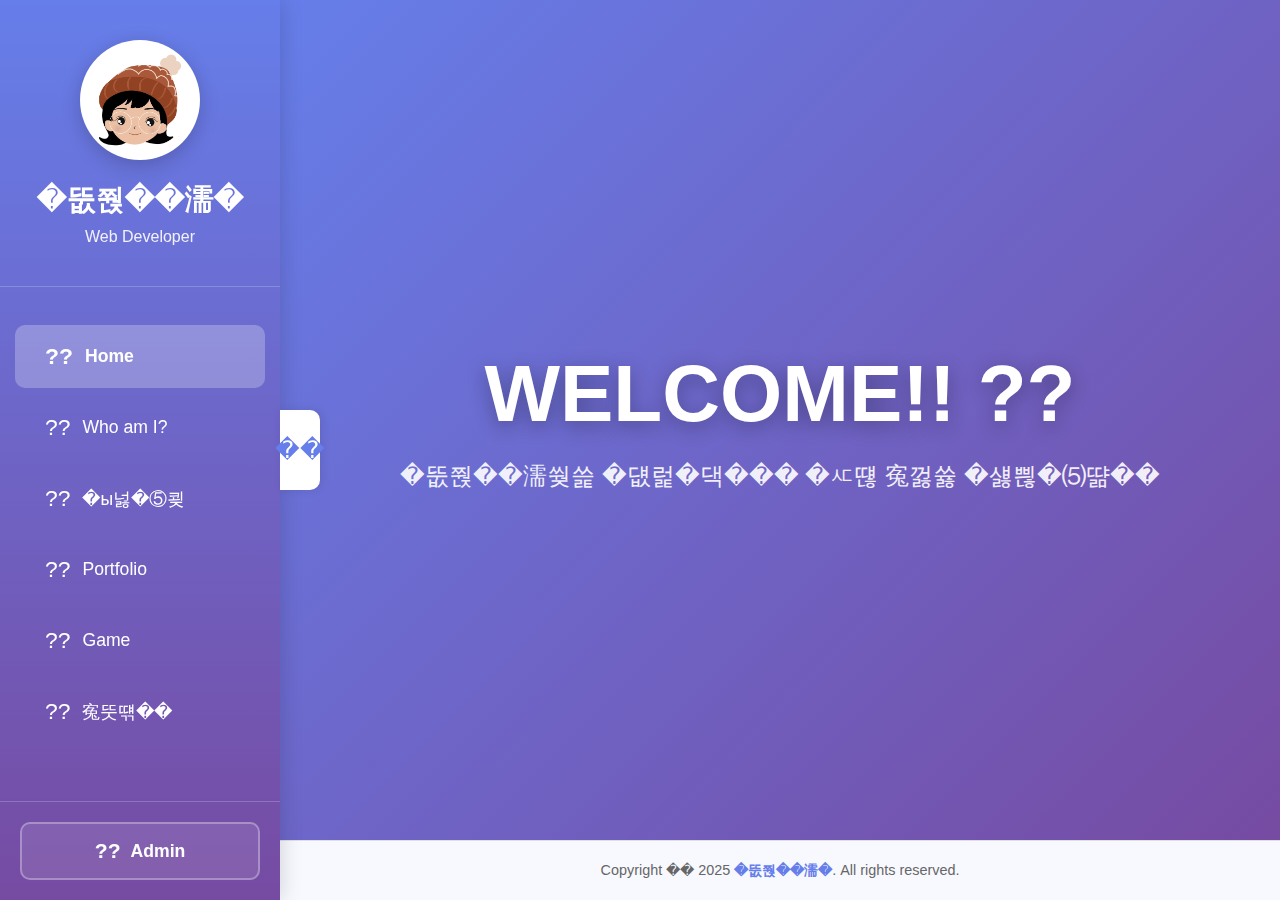
<file: index.html>
<!doctype html>
<html>
 <head>
 <meta charset="euc-kr">
    <meta name="viewport" content="width=device-width, initial-scale=1.0">
    <title>소망대로 - Personal Website</title>
    <style>
        * {
            margin: 0;
            padding: 0;
            box-sizing: border-box;
        }

        body {
            font-family: 'Segoe UI', Tahoma, Geneva, Verdana, sans-serif;
            background: #f5f5f5;
            height: 100vh;
            overflow: hidden;
        }

        .container {
            display: flex;
            height: 100vh;
        }

        /* 왼쪽 사이드바 */
        .sidebar {
            width: 280px;
            background: linear-gradient(180deg, #667eea 0%, #764ba2 100%);
            box-shadow: 2px 0 20px rgba(0,0,0,0.15);
            display: flex;
            flex-direction: column;
            z-index: 10;
            position: relative;
            transition: all 0.3s ease;
        }

        .sidebar.collapsed {
            width: 0;
            min-width: 0;
        }

        .sidebar.collapsed > *:not(.toggle-sidebar) {
            display: none;
        }

        .toggle-sidebar {
            position: absolute;
            right: -40px;
            top: 50%;
            transform: translateY(-50%);
            width: 40px;
            height: 80px;
            background: white;
            border: none;
            border-radius: 0 10px 10px 0;
            box-shadow: 2px 0 10px rgba(0,0,0,0.1);
            cursor: pointer;
            display: flex;
            align-items: center;
            justify-content: center;
            font-size: 1.5em;
            color: #667eea;
            transition: all 0.3s;
            z-index: 11;
        }

        .toggle-sidebar:hover {
            background: #f8f9ff;
            right: -42px;
        }

        .profile-section {
            padding: 40px 20px;
            text-align: center;
            color: white;
            border-bottom: 1px solid rgba(255,255,255,0.2);
        }

        .profile-image {
            width: 120px;
            height: 120px;
            border-radius: 50%;
            background: white;
            margin: 0 auto 20px;
            display: flex;
            align-items: center;
            justify-content: center;
            font-size: 3em;
            box-shadow: 0 5px 20px rgba(0,0,0,0.2);
        }

        .profile-name {
            font-size: 1.8em;
            font-weight: 700;
            margin-bottom: 8px;
        }

        .profile-title {
            font-size: 1em;
            opacity: 0.9;
        }

        .menu {
            padding: 30px 0;
            flex: 1;
            overflow-y: auto;
        }

        .menu-item {
            padding: 18px 30px;
            margin: 8px 15px;
            color: white;
            cursor: pointer;
            transition: all 0.3s;
            border-radius: 10px;
            font-size: 1.1em;
            font-weight: 500;
            display: flex;
            align-items: center;
            gap: 12px;
        }

        .menu-item:hover {
            background: rgba(255,255,255,0.15);
            transform: translateX(5px);
        }

        .menu-item.active {
            background: rgba(255,255,255,0.25);
            font-weight: 600;
        }

        .menu-icon {
            font-size: 1.3em;
        }

        /* 오른쪽 메인 영역 */
        .main-content {
            flex: 1;
            display: flex;
            flex-direction: column;
            overflow: hidden;
            background: white;
        }

        .content-frame {
            flex: 1;
            border: none;
            width: 100%;
            height: 100%;
        }
        
        /* 하단 Admin 버튼 */
        .admin-footer {
            padding: 20px;
            border-top: 1px solid rgba(255,255,255,0.2);
        }

        .admin-btn-bottom {
            width: 100%;
            padding: 15px;
            background: rgba(255,255,255,0.1);
            border: 2px solid rgba(255,255,255,0.3);
            border-radius: 10px;
            color: white;
            font-size: 1.1em;
            font-weight: 600;
            cursor: pointer;
            transition: all 0.3s;
            display: flex;
            align-items: center;
            justify-content: center;
            gap: 10px;
        }

        .admin-btn-bottom:hover {
            background: rgba(255,255,255,0.2);
            border-color: rgba(255,255,255,0.5);
            transform: translateY(-2px);
        }

        .admin-icon {
            font-size: 1.2em;
        }
        
        /* 관리자 섹션 */
        .admin-section {
            margin-top: auto;
            padding-top: 20px;
            border-top: 1px solid rgba(255,255,255,0.2);
            display: none; /* 사용하지 않음 */
        }

        /* 푸터 */
        .footer {
            background: #f8f9ff;
            padding: 20px 50px;
            text-align: center;
            border-top: 1px solid #e0e0e0;
            color: #666;
            font-size: 0.9em;
        }

        .footer strong {
            color: #667eea;
        }
        
        /* 모달 스타일 */
        .modal-overlay {
            display: none;
            position: fixed;
            top: 0;
            left: 0;
            width: 100%;
            height: 100%;
            background: rgba(0,0,0,0.7);
            z-index: 2000;
            justify-content: center;
            align-items: center;
        }

        .modal-overlay.active {
            display: flex;
        }

        .modal-box {
            background: white;
            border-radius: 16px;
            padding: 40px;
            max-width: 400px;
            width: 90%;
            box-shadow: 0 10px 40px rgba(0,0,0,0.3);
        }

        .modal-title {
            font-size: 1.8em;
            font-weight: 700;
            margin-bottom: 10px;
            color: #667eea;
            text-align: center;
        }

        .modal-subtitle {
            font-size: 0.95em;
            color: #999;
            text-align: center;
            margin-bottom: 30px;
        }

        .modal-input {
            width: 100%;
            padding: 14px;
            border: 2px solid #ddd;
            border-radius: 8px;
            font-size: 1em;
            margin-bottom: 15px;
            font-family: 'Segoe UI', Tahoma, Geneva, Verdana, sans-serif;
        }

        .modal-input:focus {
            outline: none;
            border-color: #667eea;
        }

        .modal-buttons {
            display: flex;
            gap: 10px;
            margin-top: 20px;
        }

        .modal-btn {
            flex: 1;
            padding: 14px;
            border: none;
            border-radius: 8px;
            font-size: 1em;
            font-weight: 600;
            cursor: pointer;
            transition: all 0.3s;
        }

        .modal-btn-primary {
            background: #667eea;
            color: white;
        }

        .modal-btn-primary:hover {
            background: #5568d3;
        }

        .modal-btn-secondary {
            background: #e0e0e0;
            color: #666;
        }

        .modal-btn-secondary:hover {
            background: #d0d0d0;
        }

        .error-message {
            color: #e74c3c;
            font-size: 0.9em;
            margin-top: 10px;
            text-align: center;
            display: none;
        }

        .error-message.active {
            display: block;
        }

        /* 반응형 */
        @media (max-width: 768px) {
            .sidebar {
                width: 0;
            }

            .sidebar.collapsed {
                width: 0;
            }
        }
    </style>
</head>
<body>
    <div class="container">
        <!-- 왼쪽 사이드바 -->
        <div class="sidebar" id="sidebar">
            <button class="toggle-sidebar" id="toggleSidebar" onclick="toggleSidebar()">
                ◀
            </button>
            
            <div class="profile-section">
                <div class="profile-image"><img src="images/kisosa-09.png" style="width:100px"></div>
                <div class="profile-name">소망대로</div>
                <div class="profile-title">Web Developer</div>
            </div>

            <div class="menu">
                <div class="menu-item active" onclick="loadPage('welcome')">
                    <span class="menu-icon">??</span>
                    <span>Home</span>
                </div>
                <div class="menu-item" onclick="loadPage('whoami')">
                    <span class="menu-icon">??</span>
                    <span>Who am I?</span>
                </div>
                <div class="menu-item" onclick="loadPage('photo')">
                    <span class="menu-icon">??</span>
                    <span>포토앨범</span>
                </div>
                <div class="menu-item" onclick="loadPage('portfolio')">
                    <span class="menu-icon">??</span>
                    <span>Portfolio</span>
                </div>
                <div class="menu-item" onclick="loadPage('sadari')">
                    <span class="menu-icon">??</span>
                    <span>Game</span>
                </div>
                <div class="menu-item" onclick="loadPage('board')">
                    <span class="menu-icon">??</span>
                    <span>게시판</span>
                </div>
            </div>
            
            <!-- 하단 Admin 버튼 -->
            <div class="admin-footer">
                <button class="admin-btn-bottom" onclick="openAdminModal()">
                    <span class="admin-icon">??</span>
                    <span>Admin</span>
                </button>
            </div>
        </div>

        <!-- 오른쪽 메인 영역 -->
        <div class="main-content">
            <iframe id="contentFrame" class="content-frame" src="about:blank"></iframe>
            
            <!-- 푸터 -->
            <div class="footer">
                Copyright ⓒ 2025 <strong>소망대로</strong>. All rights reserved.
            </div>
        </div>
    </div>
    
    <!-- 관리자 로그인 모달 -->
    <div class="modal-overlay" id="adminModal">
        <div class="modal-box">
            <div class="modal-title">?? 관리자 로그인</div>
            <div class="modal-subtitle">관리자 계정으로 로그인하세요</div>
            
            <input type="text" class="modal-input" id="adminId" placeholder="아이디 입력">
            <input type="password" class="modal-input" id="adminPw" placeholder="비밀번호 입력">
            
            <div class="error-message" id="adminError">아이디 또는 비밀번호가 일치하지 않습니다.</div>
            
            <div class="modal-buttons">
                <button class="modal-btn modal-btn-secondary" onclick="closeAdminModal()">취소</button>
                <button class="modal-btn modal-btn-primary" onclick="loginAdmin()">로그인</button>
            </div>
        </div>
    </div>
    
    <!-- 비밀번호 설정 모달 (기존) -->
    <div class="modal-overlay" id="adminLoginModal" style="display: none;">
        <div class="modal-box">
            <div class="modal-title">?? 관리자 로그인</div>
            <div class="modal-subtitle">관리자 계정으로 로그인하세요</div>
            
            <input type="text" class="modal-input" id="adminUsername" placeholder="사용자명 (admin)" value="admin" readonly>
            <input type="password" class="modal-input" id="adminPassword" placeholder="비밀번호 입력">
            
            <div class="error-message" id="loginError">비밀번호가 일치하지 않습니다.</div>
            
            <div class="modal-buttons">
                <button class="modal-btn modal-btn-secondary" onclick="closeAdminLogin()">취소</button>
                <button class="modal-btn modal-btn-primary" onclick="checkAdminLogin()">로그인</button>
            </div>
        </div>
    </div>

    <!-- 비밀번호 설정 모달 -->
    <div class="modal-overlay" id="passwordSetupModal">
        <div class="modal-box">
            <div class="modal-title">?? 비밀번호 설정</div>
            <div class="modal-subtitle">관리자 비밀번호를 설정해주세요</div>
            
            <input type="password" class="modal-input" id="newPassword" placeholder="새 비밀번호 입력">
            <input type="password" class="modal-input" id="confirmPassword" placeholder="비밀번호 확인">
            
            <div class="error-message" id="setupError">비밀번호가 일치하지 않습니다.</div>
            
            <div class="modal-buttons">
                <button class="modal-btn modal-btn-primary" onclick="saveAdminPassword()">설정 완료</button>
            </div>
        </div>
    </div>

    <script>
    
	// 관리자 설정
        const ADMIN_ID = 'admin';
        const ADMIN_PASSWORD = 'admin1234'; // 기본 비밀번호
        let isAdminLoggedIn = false;
	    
        // Admin 모달 열기
        function openAdminModal() {
            document.getElementById('adminId').value = '';
            document.getElementById('adminPw').value = '';
            document.getElementById('adminError').classList.remove('active');
            document.getElementById('adminModal').classList.add('active');
            document.getElementById('adminId').focus();
        }

        // Admin 모달 닫기
        function closeAdminModal() {
            document.getElementById('adminModal').classList.remove('active');
        }

        // Admin 로그인
        function loginAdmin() {
            const inputId = document.getElementById('adminId').value.trim();
            const inputPw = document.getElementById('adminPw').value.trim();
            const errorMsg = document.getElementById('adminError');

            if (inputId === ADMIN_ID && inputPw === ADMIN_PASSWORD) {
                isAdminLoggedIn = true;
                closeAdminModal();
                loadAdminPage();
            } else {
                errorMsg.classList.add('active');
                document.getElementById('adminPw').value = '';
                document.getElementById('adminPw').focus();
            }
        }
        
        function loadAdminPage() {
            const frame = document.getElementById('contentFrame');
            const adminHTML = `
		`;
            
            frame.src = 'data:text/html;charset=utf-8,' + encodeURIComponent(adminHTML);

            // 메뉴 활성화 상태 변경
            const allMenuItems = document.querySelectorAll('.menu-item');
            allMenuItems.forEach(item => item.classList.remove('active'));
        }
        
        // 페이지 URL 매핑
        const pageUrls = {
            'welcome': 'data:text/html;charset=utf-8,' + encodeURIComponent(`
                <!DOCTYPE html>
                <html lang="ko">
                <head>
                    <meta charset="UTF-8">
                    <style>
                        * { margin: 0; padding: 0; box-sizing: border-box; }
                        body {
                            font-family: 'Segoe UI', Tahoma, Geneva, Verdana, sans-serif;
                            background: linear-gradient(135deg, #667eea 0%, #764ba2 100%);
                            height: 100vh;
                            display: flex;
                            justify-content: center;
                            align-items: center;
                            overflow: hidden;
                        }
                        .welcome-container { text-align: center; color: white; animation: fadeIn 1s ease-in; }
                        .welcome-text {
                            font-size: 5em;
                            font-weight: 700;
                            margin-bottom: 20px;
                            text-shadow: 0 5px 20px rgba(0,0,0,0.3);
                            animation: bounce 2s ease-in-out infinite;
                        }
                        .sub-text { font-size: 1.5em; opacity: 0.9; animation: slideUp 1s ease-in; }
                        @keyframes fadeIn { from { opacity: 0; transform: scale(0.8); } to { opacity: 1; transform: scale(1); } }
                        @keyframes bounce { 0%, 100% { transform: translateY(0); } 50% { transform: translateY(-20px); } }
                        @keyframes slideUp { from { opacity: 0; transform: translateY(30px); } to { opacity: 0.9; transform: translateY(0); } }
                    </style>
                </head>
                <body>
                    <div class="welcome-container">
                        <div class="welcome-text">WELCOME!! ??</div>
                        <div class="sub-text">소망대로의 홈페이지에 오신 것을 환영합니다</div>
                    </div>
                </body>
                </html>
            `),
            'whoami': 'data:text/html;charset=utf-8,' + encodeURIComponent(`
                <!DOCTYPE html>
                <html lang="ko">
                <head>
                    <meta charset="UTF-8">
                    <style>
                        * { margin: 0; padding: 0; box-sizing: border-box; }
                        body { font-family: 'Segoe UI', Tahoma, Geneva, Verdana, sans-serif; background: white; padding: 50px; }
                        .intro-header { font-size: 3em; color: #667eea; margin-bottom: 20px; font-weight: 700; }
                        .intro-subtitle { font-size: 1.5em; color: #666; margin-bottom: 40px; }
                        .intro-content { line-height: 1.8; font-size: 1.1em; color: #444; }
                        .intro-section { margin: 40px 0; padding: 30px; background: #f8f9ff; border-radius: 15px; border-left: 5px solid #667eea; }
                        .intro-section h3 { color: #667eea; font-size: 1.5em; margin-bottom: 15px; }
                        .skills-grid { display: grid; grid-template-columns: repeat(auto-fit, minmax(150px, 1fr)); gap: 15px; margin-top: 20px; }
                        .skill-item { background: white; padding: 15px; border-radius: 10px; text-align: center; box-shadow: 0 2px 10px rgba(0,0,0,0.05); }
                    </style>
                </head>
                <body>
                    <h1 class="intro-header">안녕하세요! ??</h1>
                    <p class="intro-subtitle">저는 소망대로입니다</p>
                    <div class="intro-content">
                        <p>열정적인 웹 개발자로서, 창의적이고 혁신적인 솔루션을 만드는 것을 좋아합니다. 
                        사용자 경험을 최우선으로 생각하며, 깔끔하고 효율적인 코드를 작성하기 위해 노력합니다.</p>
                    </div>
                    <div class="intro-section">
                        <h3>?? 전문 분야</h3>
                        <div class="skills-grid">
                            <div class="skill-item">웹 개발</div>
                            <div class="skill-item">UI/UX 디자인</div>
                            <div class="skill-item">프론트엔드</div>
                            <div class="skill-item">백엔드</div>
                            <div class="skill-item">데이터베이스</div>
                            <div class="skill-item">반응형 웹</div>
                        </div>
                    </div>
                    <div class="intro-section">
                        <h3>?? 관심사</h3>
                        <p>최신 웹 기술 트렌드를 따라가며 끊임없이 학습하고 있습니다. 
                        특히 사용자 중심의 인터페이스 설계와 성능 최적화에 관심이 많습니다.</p>
                    </div>
                    <div class="intro-section">
                        <h3>?? 연락처</h3>
                        <p>Email: somangdaero@example.com<br>
                        GitHub: github.com/somangdaero<br>
                        LinkedIn: linkedin.com/in/somangdaero</p>
                    </div>
                </body>
                </html>
            `),
            'portfolio': 'data:text/html;charset=utf-8,' + encodeURIComponent(`
                <!DOCTYPE html>
                <html lang="ko">
                <head>
                    <meta charset="UTF-8">
                    <style>
                        * { margin: 0; padding: 0; box-sizing: border-box; }
                        body { font-family: 'Segoe UI', Tahoma, Geneva, Verdana, sans-serif; background: white; padding: 50px; }
                        .intro-header { font-size: 3em; color: #667eea; margin-bottom: 20px; font-weight: 700; }
                        .intro-subtitle { font-size: 1.5em; color: #666; margin-bottom: 40px; }
                        .portfolio-grid { display: grid; grid-template-columns: repeat(auto-fill, minmax(300px, 1fr)); gap: 30px; margin-top: 30px; }
                        .portfolio-card { background: white; border-radius: 15px; overflow: hidden; box-shadow: 0 5px 20px rgba(0,0,0,0.1); transition: all 0.3s; cursor: pointer; }
                        .portfolio-card:hover { transform: translateY(-10px); box-shadow: 0 10px 30px rgba(0,0,0,0.15); }
                        .portfolio-image { width: 100%; height: 200px; background: linear-gradient(135deg, #667eea 0%, #764ba2 100%); display: flex; align-items: center; justify-content: center; font-size: 3em; color: white; }
                        .portfolio-info { padding: 25px; }
                        .portfolio-title { font-size: 1.3em; font-weight: 600; color: #333; margin-bottom: 10px; }
                        .portfolio-desc { color: #666; line-height: 1.6; }
                        .portfolio-tags { margin-top: 15px; display: flex; flex-wrap: wrap; gap: 8px; }
                        .tag { background: #e8eaff; color: #667eea; padding: 5px 12px; border-radius: 20px; font-size: 0.85em; }
                    </style>
                </head>
                <body>
                    <h1 class="intro-header">Portfolio ??</h1>
                    <p class="intro-subtitle">제가 진행한 프로젝트들입니다</p>
                    <div class="portfolio-grid">
                        <div class="portfolio-card">
                            <div class="portfolio-image">??</div>
                            <div class="portfolio-info">
                                <div class="portfolio-title">포트폴리오 웹사이트</div>
                                <div class="portfolio-desc">개인 포트폴리오를 소개하는 반응형 웹사이트</div>
                                <div class="portfolio-tags">
                                    <span class="tag">HTML</span>
                                    <span class="tag">CSS</span>
                                    <span class="tag">JavaScript</span>
                                </div>
                            </div>
                        </div>
                        <div class="portfolio-card">
                            <div class="portfolio-image">??</div>
                            <div class="portfolio-info" onclick="loadPage('sadari')">
                                <div class="portfolio-title">사다리 게임</div>
                                <div class="portfolio-desc">인터랙티브한 사다리 게임 웹 애플리케이션</div>
                                <div class="portfolio-tags">
                                    <span class="tag">Canvas</span>
                                    <span class="tag">Animation</span>
                                    <span class="tag">JavaScript</span>
                                </div>
                            </div>
                        </div>
                        <div class="portfolio-card">
                            <div class="portfolio-image">??</div>
                            <div class="portfolio-info">
                                <div class="portfolio-title">포토 갤러리</div>
                                <div class="portfolio-desc">카테고리별 사진 관리 시스템</div>
                                <div class="portfolio-tags">
                                    <span class="tag">IndexedDB</span>
                                    <span class="tag">File API</span>
                                    <span class="tag">Responsive</span>
                                </div>
                            </div>
                        </div>
                    </div>
                </body>
                </html>
            `),
            'board': 'data:text/html;charset=utf-8,' + encodeURIComponent(`
                <!DOCTYPE html>
                <html lang="ko">
                <head>
                    <meta charset="UTF-8">
                    <style>
                        * { margin: 0; padding: 0; box-sizing: border-box; }
                        body { font-family: 'Segoe UI', Tahoma, Geneva, Verdana, sans-serif; background: white; padding: 50px; }
                        .intro-header { font-size: 3em; color: #667eea; margin-bottom: 30px; font-weight: 700; }
                        .board-container { background: white; border-radius: 15px; padding: 30px; box-shadow: 0 2px 15px rgba(0,0,0,0.05); }
                        .board-header { display: flex; justify-content: space-between; align-items: center; margin-bottom: 30px; }
                        .write-btn { padding: 12px 25px; background: #667eea; color: white; border: none; border-radius: 8px; font-size: 1em; font-weight: 600; cursor: pointer; }
                        .board-list { border-top: 2px solid #667eea; }
                        .board-item { padding: 20px; border-bottom: 1px solid #e0e0e0; cursor: pointer; transition: all 0.3s; }
                        .board-item:hover { background: #f8f9ff; }
                        .board-item-title { font-size: 1.1em; font-weight: 600; color: #333; margin-bottom: 8px; }
                        .board-item-meta { font-size: 0.9em; color: #999; }
                    </style>
                </head>
                <body>
                    <h1 class="intro-header">게시판 ??</h1>
                    <div class="board-container">
                        <div class="board-header">
                            <h2>자유게시판</h2>
                            <button class="write-btn" onclick="alert('글쓰기 기능은 준비 중입니다!')">?? 글쓰기</button>
                        </div>
                        <div class="board-list">
                            <div class="board-item">
                                <div class="board-item-title">환영합니다! ??</div>
                                <div class="board-item-meta">소망대로 · 2025.01.01</div>
                            </div>
                            <div class="board-item">
                                <div class="board-item-title">첫 번째 프로젝트 완성!</div>
                                <div class="board-item-meta">소망대로 · 2025.01.02</div>
                            </div>
                            <div class="board-item">
                                <div class="board-item-title">웹 개발 팁 공유</div>
                                <div class="board-item-meta">소망대로 · 2025.01.03</div>
                            </div>
                        </div>
                    </div>
                </body>
                </html>
            `)
        };

        // 사이드바 토글
        function toggleSidebar() {
            const sidebar = document.getElementById('sidebar');
            const toggleBtn = document.getElementById('toggleSidebar');
            
            sidebar.classList.toggle('collapsed');
            
            if (sidebar.classList.contains('collapsed')) {
                toggleBtn.textContent = '▶';
            } else {
                toggleBtn.textContent = '◀';
            }
        }

        // 페이지 로드
        function loadPage(pageId) {
            const frame = document.getElementById('contentFrame');
            
            // 포토앨범은 별도 페이지, 나머지는 인라인 HTML 사용
            if (pageId === 'photo') {
                // 여기에 실제 포토앨범 HTML 파일 경로를 입력하세요
                // 예: frame.src = 'photo-album.html';
                // 임시로 data URL 사용
                //frame.src = pageUrls['photo'];
                frame.src = "album.html";
                //alert('포토앨범 페이지는 별도 HTML 파일로 저장하여 사용하세요.');
            //} else if (pageId === 'whoami') {
                //frame.src = "album.html";
            } else if (pageId === 'board') {
                frame.src = "board.html";
		} else if (pageId === 'sadari') {
                frame.src = "game_sadari.html";
            } else {
                frame.src = pageUrls[pageId] || pageUrls['welcome'];
            }

            // 메뉴 활성화 상태 변경
            const allMenuItems = document.querySelectorAll('.menu-item');
            allMenuItems.forEach(item => item.classList.remove('active'));
            event.currentTarget.classList.add('active');
        }

        // 페이지 로드 시 Welcome 페이지 표시
        window.addEventListener('load', () => {
            document.getElementById('contentFrame').src = pageUrls['welcome'];
        });
    </script>
</body>
</html>
</file>
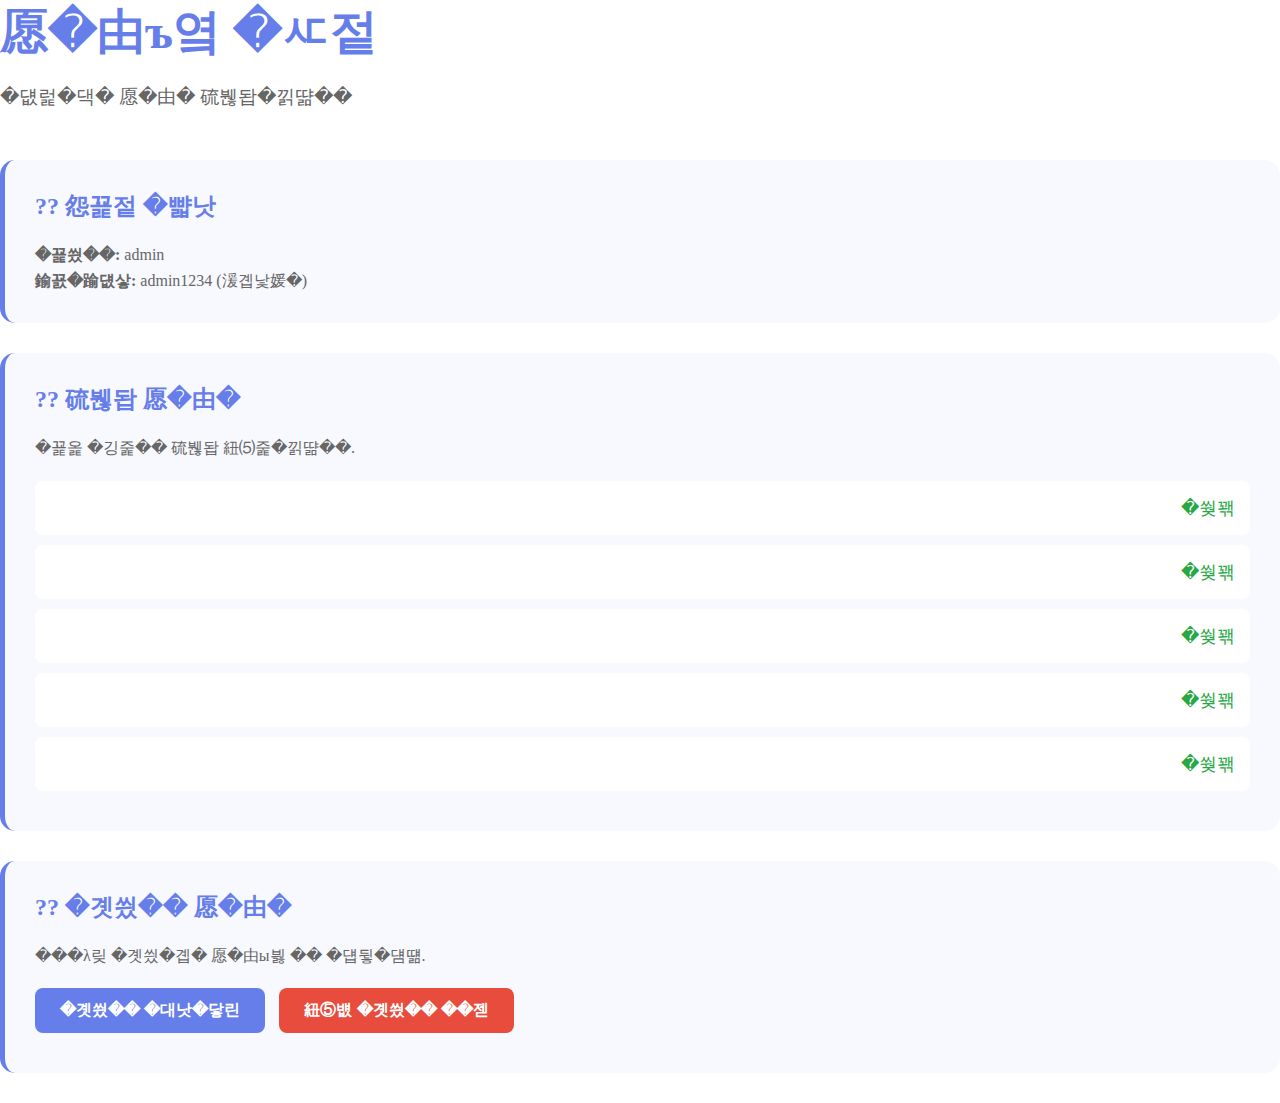
<file: admin.html>
<!doctype html>
<html>
 <head>
 <meta charset="euc-kr">
	<link rel="stylesheet" href="common/style.css"> <!-- 공통스타일! -->
    <style>

        .admin-header {
            font-size: 3em;
            color: #667eea;
            margin-bottom: 20px;
            font-weight: 700;
        }
        .admin-subtitle {
            font-size: 1.2em;
            color: #666;
            margin-bottom: 50px;
        }
        .admin-section {
            background: #f8f9ff;
            padding: 30px;
            border-radius: 15px;
            margin-bottom: 30px;
            border-left: 5px solid #667eea;
        }
        .admin-section h3 {
            color: #667eea;
            font-size: 1.5em;
            margin-bottom: 20px;
        }
        .admin-btn {
            padding: 12px 25px;
            background: #667eea;
            color: white;
            border: none;
            border-radius: 8px;
            font-size: 1em;
            font-weight: 600;
            cursor: pointer;
            margin-right: 10px;
            margin-bottom: 10px;
            transition: all 0.3s;
        }
        .admin-btn:hover {
            background: #5568d3;
            transform: translateY(-2px);
        }
        .admin-btn-danger {
            background: #e74c3c;
        }
        .admin-btn-danger:hover {
            background: #c0392b;
        }
        .menu-list {
            list-style: none;
            margin-top: 20px;
        }
        .menu-item {
            background: white;
            padding: 15px;
            margin: 10px 0;
            border-radius: 8px;
            display: flex;
            justify-content: space-between;
            align-items: center;
        }
        .info-text {
            color: #666;
            line-height: 1.6;
        }
    </style>
</head>
<body>
    <h1 class="admin-header"> 관리자 설정</h1>
    <p class="admin-subtitle">홈페이지 관리 메뉴입니다</p>

    <div class="admin-section">
        <h3>?? 계정 정보</h3>
        <p class="info-text">
            <strong>아이디:</strong> admin<br>
            <strong>비밀번호:</strong> admin1234 (기본값)
        </p>
    </div>

    <div class="admin-section">
        <h3>?? 메뉴 관리</h3>
        <p class="info-text">현재 등록된 메뉴 목록입니다.</p>
        <ul class="menu-list">
            <li class="menu-item">
                <span>?? Home</span>
                <span style="color: #28a745;">활성</span>
            </li>
            <li class="menu-item">
                <span>?? Who am I?</span>
                <span style="color: #28a745;">활성</span>
            </li>
            <li class="menu-item">
                <span>?? Portfolio</span>
                <span style="color: #28a745;">활성</span>
            </li>
            <li class="menu-item">
                <span>?? 포토앨범</span>
                <span style="color: #28a745;">활성</span>
            </li>
            <li class="menu-item">
                <span>?? 게시판</span>
                <span style="color: #28a745;">활성</span>
            </li>
        </ul>
    </div>

    <div class="admin-section">
        <h3>?? 데이터 관리</h3>
        <p class="info-text">저장된 데이터를 관리할 수 있습니다.</p>
        <div style="margin-top: 20px;">
            <button class="admin-btn" onclick="exportData()">데이터 내보내기</button>
            <button class="admin-btn admin-btn-danger" onclick="clearAllData()">모든 데이터 삭제</button>
        </div>
    </div>

    <script>
        function exportData() {
            const data = {
                posts: localStorage.getItem('boardPosts')
            };
            const dataStr = JSON.stringify(data, null, 2);
            const dataBlob = new Blob([dataStr], {type: 'application/json'});
            const url = URL.createObjectURL(dataBlob);
            const a = document.createElement('a');
            a.href = url;
            a.download = 'homepage-data-' + new Date().toISOString().slice(0,10) + '.json';
            a.click();
            alert('데이터가 다운로드되었습니다.');
        }

        function clearAllData() {
            if (confirm('정말 모든 데이터를 삭제하시겠습니까? 이 작업은 되돌릴 수 없습니다!')) {
                if (confirm('정말로 삭제하시겠습니까? (마지막 확인)')) {
                    localStorage.clear();
                    alert('모든 데이터가 삭제되었습니다. 페이지를 새로고침합니다.');
                    location.reload();
                }
            }
        }
    </script>
</body>
</html>
</file>
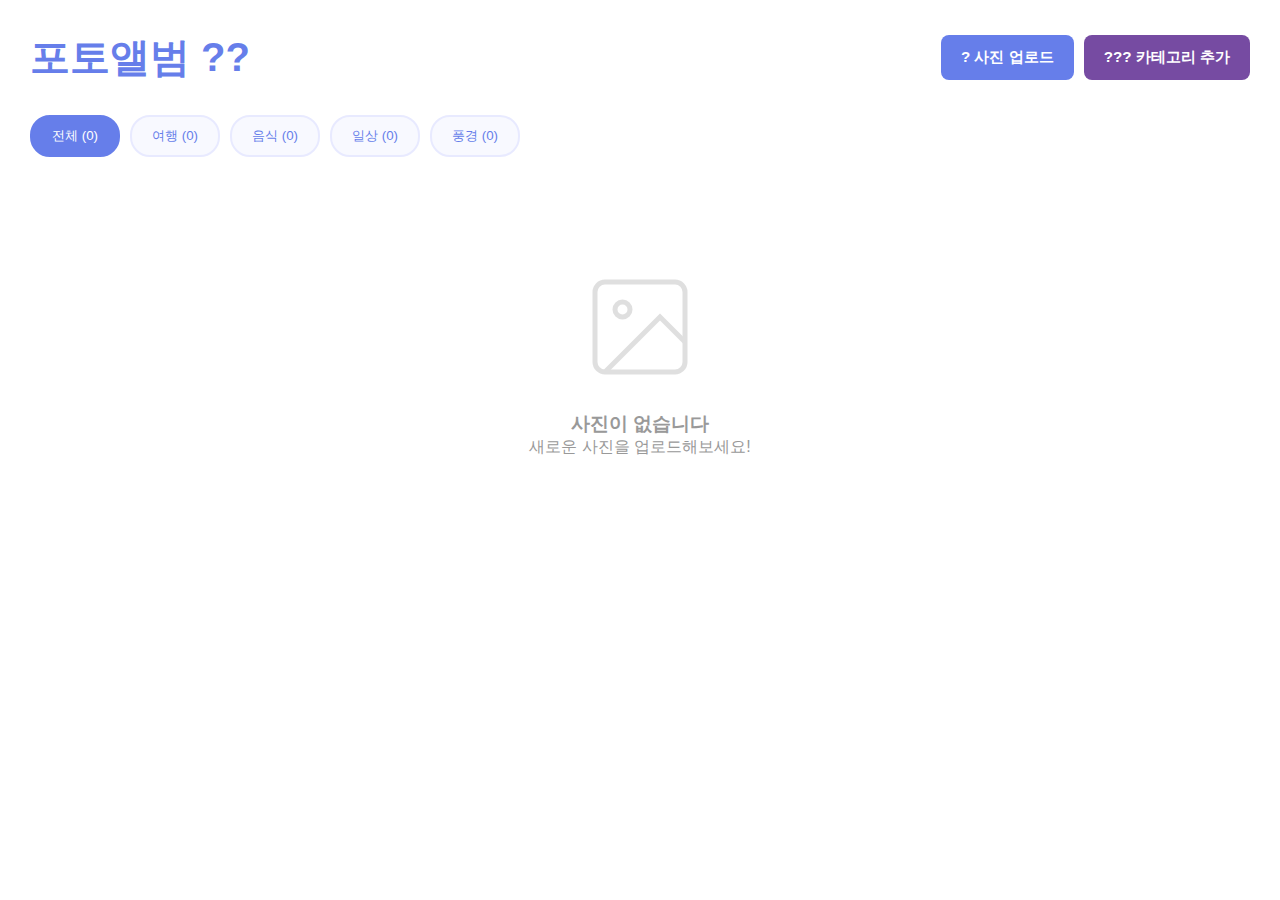
<file: album.html>
<!doctype html>
<html>
 <head>
 <meta charset="euc-kr">
    <meta name="viewport" content="width=device-width, initial-scale=1.0">
    <title>����ٹ�</title>
    <style>
        * {
            margin: 0;
            padding: 0;
            box-sizing: border-box;
        }

        body {
            font-family: 'Segoe UI', Tahoma, Geneva, Verdana, sans-serif;
            background: white;
            padding: 30px;
        }

        .photo-header {
            display: flex;
            justify-content: space-between;
            align-items: center;
            margin-bottom: 30px;
            flex-wrap: wrap;
            gap: 15px;
        }

        .photo-title {
            font-size: 2.5em;
            color: #667eea;
            font-weight: 700;
            margin: 0;
        }

        .photo-controls {
            display: flex;
            gap: 10px;
            flex-wrap: wrap;
        }

        .photo-btn {
            padding: 12px 20px;
            background: #667eea;
            color: white;
            border: none;
            border-radius: 8px;
            font-size: 0.95em;
            font-weight: 600;
            cursor: pointer;
            transition: all 0.3s;
            display: flex;
            align-items: center;
            gap: 8px;
        }

        .photo-btn:hover {
            background: #5568d3;
            transform: translateY(-2px);
        }

        .photo-btn-secondary {
            background: #764ba2;
        }

        .photo-btn-secondary:hover {
            background: #653a8a;
        }

        .category-filter {
            display: flex;
            gap: 10px;
            margin-bottom: 30px;
            flex-wrap: wrap;
        }

        .category-badge-btn {
            padding: 10px 20px;
            background: #f8f9ff;
            color: #667eea;
            border: 2px solid #e8eaff;
            border-radius: 20px;
            cursor: pointer;
            transition: all 0.3s;
            font-weight: 500;
        }

        .category-badge-btn:hover {
            border-color: #667eea;
            background: #e8eaff;
        }

        .category-badge-btn.active {
            background: #667eea;
            color: white;
            border-color: #667eea;
        }

        .photo-gallery-grid {
            display: grid;
            grid-template-columns: repeat(auto-fill, minmax(250px, 1fr));
            gap: 25px;
        }

        .photo-card-item {
            background: white;
            border-radius: 12px;
            overflow: hidden;
            box-shadow: 0 4px 15px rgba(0,0,0,0.1);
            transition: all 0.3s;
            cursor: pointer;
            position: relative;
        }

        .photo-card-item:hover {
            transform: translateY(-5px);
            box-shadow: 0 8px 25px rgba(0,0,0,0.15);
        }

        .photo-thumbnail-img {
            width: 100%;
            height: 250px;
            object-fit: cover;
            background: #f0f0f0;
        }

        .photo-card-info {
            padding: 15px;
        }

        .photo-card-title {
            font-weight: 600;
            color: #333;
            margin-bottom: 5px;
        }

        .photo-card-date {
            font-size: 0.85em;
            color: #999;
        }

        .photo-category-tag {
            display: inline-block;
            padding: 4px 10px;
            background: #e8eaff;
            color: #667eea;
            border-radius: 6px;
            font-size: 0.8em;
            margin-top: 8px;
        }

        .delete-photo-btn {
            position: absolute;
            top: 10px;
            right: 10px;
            background: rgba(255,255,255,0.9);
            border: none;
            border-radius: 50%;
            width: 30px;
            height: 30px;
            cursor: pointer;
            display: none;
            align-items: center;
            justify-content: center;
            color: #e74c3c;
            font-weight: bold;
        }

        .photo-card-item:hover .delete-photo-btn {
            display: flex;
        }

        .empty-gallery {
            text-align: center;
            padding: 80px 20px;
            color: #999;
            grid-column: 1 / -1;
        }

        .empty-gallery svg {
            width: 120px;
            height: 120px;
            margin-bottom: 20px;
            opacity: 0.3;
        }

        .modal-overlay {
            display: none;
            position: fixed;
            top: 0;
            left: 0;
            width: 100%;
            height: 100%;
            background: rgba(0,0,0,0.7);
            z-index: 1000;
            justify-content: center;
            align-items: center;
        }

        .modal-overlay.active {
            display: flex;
        }

        .modal-box {
            background: white;
            border-radius: 16px;
            padding: 30px;
            max-width: 500px;
            width: 90%;
            max-height: 80vh;
            overflow-y: auto;
        }

        .modal-title {
            font-size: 1.5em;
            font-weight: 600;
            margin-bottom: 20px;
            color: #333;
        }

        .modal-input {
            width: 100%;
            padding: 12px;
            border: 2px solid #ddd;
            border-radius: 8px;
            font-size: 1em;
            margin-bottom: 20px;
        }

        .modal-buttons {
            display: flex;
            gap: 10px;
        }

        .modal-btn {
            flex: 1;
            padding: 12px;
            border: none;
            border-radius: 8px;
            font-size: 1em;
            font-weight: 600;
            cursor: pointer;
            transition: all 0.3s;
        }

        .modal-btn-primary {
            background: #667eea;
            color: white;
        }

        .modal-btn-primary:hover {
            background: #5568d3;
        }

        .modal-btn-secondary {
            background: #e0e0e0;
            color: #666;
        }

        .modal-btn-secondary:hover {
            background: #d0d0d0;
        }

        .category-select-list {
            max-height: 300px;
            overflow-y: auto;
            margin-bottom: 20px;
        }

        .category-select-btn {
            width: 100%;
            padding: 12px;
            background: #f8f9ff;
            border: 2px solid #e8eaff;
            border-radius: 8px;
            margin-bottom: 10px;
            cursor: pointer;
            transition: all 0.3s;
            font-size: 1em;
            font-weight: 500;
            color: #667eea;
        }

        .category-select-btn:hover {
            background: #e8eaff;
            border-color: #667eea;
        }

        #fileInput {
            display: none;
        }
    </style>
</head>
<body>
    <div class="photo-header">
        <h1 class="photo-title">����ٹ� ??</h1>
        <div class="photo-controls">
            <button class="photo-btn" onclick="document.getElementById('fileInput').click()">
                ? ���� ���ε�
            </button>
            <button class="photo-btn photo-btn-secondary" onclick="openCategoryModal()">
                ??? ī�װ��� �߰�
            </button>
        </div>
    </div>

    <div class="category-filter" id="categoryFilter"></div>

    <div class="photo-gallery-grid" id="photoGalleryGrid"></div>

    <input type="file" id="fileInput" accept="image/*" multiple>

    <!-- ī�װ��� �߰� ��� -->
    <div class="modal-overlay" id="categoryModal">
        <div class="modal-box">
            <div class="modal-title">�� ī�װ��� �߰�</div>
            <input type="text" class="modal-input" id="categoryInput" placeholder="ī�װ��� �̸��� �Է��ϼ���">
            <div class="modal-buttons">
                <button class="modal-btn modal-btn-secondary" onclick="closeCategoryModal()">���</button>
                <button class="modal-btn modal-btn-primary" onclick="addPhotoCategory()">�߰�</button>
            </div>
        </div>
    </div>

    <!-- ���� ���ε� ī�װ��� ���� ��� -->
    <div class="modal-overlay" id="uploadModal">
        <div class="modal-box">
            <div class="modal-title">ī�װ��� ����</div>
            <div class="category-select-list" id="categorySelectList"></div>
        </div>
    </div>

    <script>
        let photoCategories = ['��ü', '����', '����', '�ϻ�', 'ǳ��'];
        let photos = [];
        let currentPhotoCategory = '��ü';
        let pendingFiles = [];
        let photoDB;

        // IndexedDB �ʱ�ȭ
        async function initPhotoDB() {
            return new Promise((resolve, reject) => {
                const request = indexedDB.open('PersonalPhotoGalleryDB', 1);

                request.onerror = () => reject(request.error);
                request.onsuccess = () => {
                    photoDB = request.result;
                    resolve(photoDB);
                };

                request.onupgradeneeded = (e) => {
                    photoDB = e.target.result;
                    
                    if (!photoDB.objectStoreNames.contains('photos')) {
                        photoDB.createObjectStore('photos', { keyPath: 'id' });
                    }
                    
                    if (!photoDB.objectStoreNames.contains('categories')) {
                        photoDB.createObjectStore('categories', { keyPath: 'name' });
                    }
                };
            });
        }

        async function savePhotoToDB(photo) {
            return new Promise((resolve, reject) => {
                const transaction = photoDB.transaction(['photos'], 'readwrite');
                const store = transaction.objectStore('photos');
                const request = store.add(photo);
                request.onsuccess = () => resolve();
                request.onerror = () => reject(request.error);
            });
        }

        async function loadPhotosFromDB() {
            return new Promise((resolve, reject) => {
                const transaction = photoDB.transaction(['photos'], 'readonly');
                const store = transaction.objectStore('photos');
                const request = store.getAll();
                request.onsuccess = () => resolve(request.result);
                request.onerror = () => reject(request.error);
            });
        }

        async function deletePhotoFromDB(id) {
            return new Promise((resolve, reject) => {
                const transaction = photoDB.transaction(['photos'], 'readwrite');
                const store = transaction.objectStore('photos');
                const request = store.delete(id);
                request.onsuccess = () => resolve();
                request.onerror = () => reject(request.error);
            });
        }

        async function savePhotoCategoriesToDB() {
            return new Promise((resolve, reject) => {
                const transaction = photoDB.transaction(['categories'], 'readwrite');
                const store = transaction.objectStore('categories');
                store.clear();
                photoCategories.forEach(cat => store.add({ name: cat }));
                transaction.oncomplete = () => resolve();
                transaction.onerror = () => reject(transaction.error);
            });
        }

        async function loadPhotoCategoriesFromDB() {
            return new Promise((resolve, reject) => {
                const transaction = photoDB.transaction(['categories'], 'readonly');
                const store = transaction.objectStore('categories');
                const request = store.getAll();
                request.onsuccess = () => {
                    const result = request.result.map(item => item.name);
                    resolve(result.length > 0 ? result : null);
                };
                request.onerror = () => reject(request.error);
            });
        }

        async function initPhotoGallery() {
            try {
                await initPhotoDB();
                const savedCategories = await loadPhotoCategoriesFromDB();
                if (savedCategories) photoCategories = savedCategories;
                photos = await loadPhotosFromDB();
                renderCategoryFilter();
                renderPhotoGallery();
            } catch (error) {
                console.error('����ٹ� �ʱ�ȭ ����:', error);
                renderCategoryFilter();
                renderPhotoGallery();
            }
        }

        function renderCategoryFilter() {
            const filter = document.getElementById('categoryFilter');
            filter.innerHTML = '';
            photoCategories.forEach(cat => {
                const count = photos.filter(p => cat === '��ü' || p.category === cat).length;
                const btn = document.createElement('button');
                btn.className = `category-badge-btn ${cat === currentPhotoCategory ? 'active' : ''}`;
                btn.textContent = `${cat} (${count})`;
                btn.onclick = () => selectPhotoCategory(cat);
                filter.appendChild(btn);
            });
        }

        function selectPhotoCategory(cat) {
            currentPhotoCategory = cat;
            renderCategoryFilter();
            renderPhotoGallery();
        }

        function renderPhotoGallery() {
            const grid = document.getElementById('photoGalleryGrid');
            const filteredPhotos = currentPhotoCategory === '��ü' 
                ? photos 
                : photos.filter(p => p.category === currentPhotoCategory);

            if (filteredPhotos.length === 0) {
                grid.innerHTML = `
                    <div class="empty-gallery">
                        <svg viewBox="0 0 24 24" fill="none" stroke="currentColor">
                            <rect x="3" y="3" width="18" height="18" rx="2" ry="2"/>
                            <circle cx="8.5" cy="8.5" r="1.5"/>
                            <polyline points="21 15 16 10 5 21"/>
                        </svg>
                        <h3>������ �����ϴ�</h3>
                        <p>���ο� ������ ���ε��غ�����!</p>
                    </div>
                `;
                return;
            }

            grid.innerHTML = '';
            filteredPhotos.forEach(photo => {
                const card = document.createElement('div');
                card.className = 'photo-card-item';
                card.innerHTML = `
                    <button class="delete-photo-btn" onclick="deletePhoto('${photo.id}'); event.stopPropagation();">?</button>
                    <img src="${photo.url}" alt="${photo.title}" class="photo-thumbnail-img">
                    <div class="photo-card-info">
                        <div class="photo-card-title">${photo.title}</div>
                        <div class="photo-card-date">${photo.date}</div>
                        <div class="photo-category-tag">${photo.category}</div>
                    </div>
                `;
                grid.appendChild(card);
            });
        }

        document.getElementById('fileInput').addEventListener('change', (e) => {
            const files = Array.from(e.target.files);
            if (files.length > 0) {
                pendingFiles = files;
                showCategorySelectModal();
            }
            e.target.value = '';
        });

        function showCategorySelectModal() {
            const modal = document.getElementById('uploadModal');
            const list = document.getElementById('categorySelectList');
            list.innerHTML = '';
            photoCategories.filter(c => c !== '��ü').forEach(cat => {
                const btn = document.createElement('button');
                btn.className = 'category-select-btn';
                btn.textContent = cat;
                btn.onclick = () => uploadPhotos(cat);
                list.appendChild(btn);
            });
            modal.classList.add('active');
        }

        async function uploadPhotos(category) {
            for (const file of pendingFiles) {
                const reader = new FileReader();
                reader.onload = async (e) => {
                    const photo = {
                        id: Date.now() + Math.random().toString(36),
                        url: e.target.result,
                        title: file.name.split('.')[0],
                        date: new Date().toLocaleDateString('ko-KR'),
                        category: category
                    };
                    try {
                        await savePhotoToDB(photo);
                        photos.unshift(photo);
                        renderCategoryFilter();
                        renderPhotoGallery();
                    } catch (error) {
                        console.error('���� ���� ����:', error);
                        alert('���� ���忡 �����߽��ϴ�.');
                    }
                };
                reader.readAsDataURL(file);
            }
            document.getElementById('uploadModal').classList.remove('active');
            pendingFiles = [];
        }

        async function deletePhoto(id) {
            if (confirm('�� ������ �����Ͻðڽ��ϱ�?')) {
                try {
                    await deletePhotoFromDB(id);
                    photos = photos.filter(p => p.id !== id);
                    renderCategoryFilter();
                    renderPhotoGallery();
                } catch (error) {
                    console.error('���� ���� ����:', error);
                    alert('���� ������ �����߽��ϴ�.');
                }
            }
        }

        function openCategoryModal() {
            document.getElementById('categoryModal').classList.add('active');
            document.getElementById('categoryInput').value = '';
            document.getElementById('categoryInput').focus();
        }

        function closeCategoryModal() {
            document.getElementById('categoryModal').classList.remove('active');
        }

        async function addPhotoCategory() {
            const input = document.getElementById('categoryInput');
            const newCategory = input.value.trim();
            if (!newCategory) {
                alert('ī�װ��� �̸��� �Է����ּ���.');
                return;
            }
            if (photoCategories.includes(newCategory)) {
                alert('�̹� �����ϴ� ī�װ����Դϴ�.');
                return;
            }
            photoCategories.push(newCategory);
            try {
                await savePhotoCategoriesToDB();
                renderCategoryFilter();
                closeCategoryModal();
            } catch (error) {
                console.error('ī�װ��� ���� ����:', error);
                alert('ī�װ��� ���忡 �����߽��ϴ�.');
            }
        }

        document.getElementById('categoryInput').addEventListener('keypress', (e) => {
            if (e.key === 'Enter') addPhotoCategory();
        });

        document.getElementById('categoryModal').addEventListener('click', (e) => {
            if (e.target.id === 'categoryModal') closeCategoryModal();
        });

        document.getElementById('uploadModal').addEventListener('click', (e) => {
            if (e.target.id === 'uploadModal') {
                document.getElementById('uploadModal').classList.remove('active');
            }
        });

        window.addEventListener('load', initPhotoGallery);
    </script>
</body>
</html>
</file>
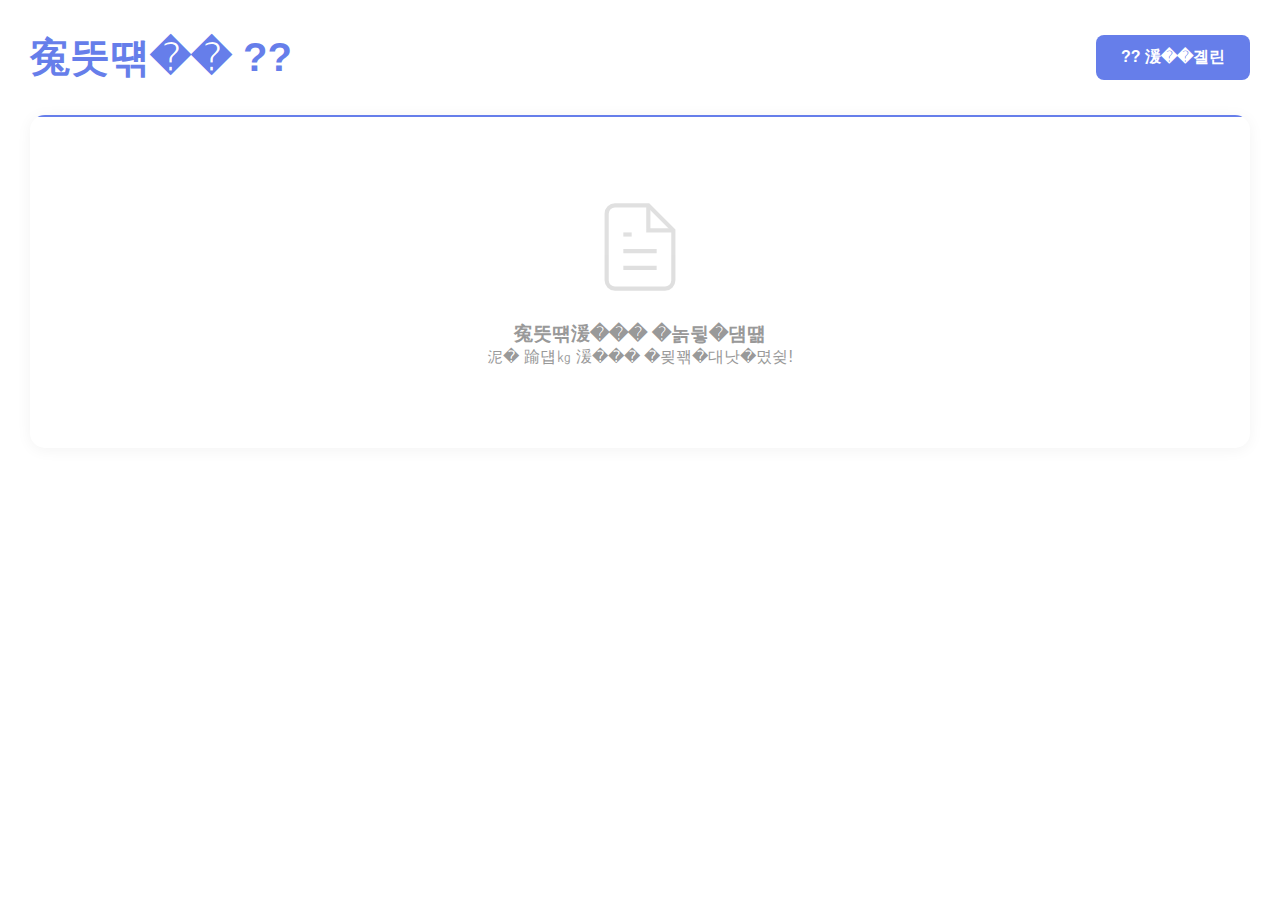
<file: board.html>
<!doctype html>
<html>
 <head>
 <meta charset="euc-kr">
    <meta name="viewport" content="width=device-width, initial-scale=1.0">
    <title>게시판</title>
    <style>
        * {
            margin: 0;
            padding: 0;
            box-sizing: border-box;
        }

        body {
            font-family: 'Segoe UI', Tahoma, Geneva, Verdana, sans-serif;
            background: white;
            padding: 30px;
        }

        .board-header {
            display: flex;
            justify-content: space-between;
            align-items: center;
            margin-bottom: 30px;
            flex-wrap: wrap;
            gap: 15px;
        }

        .board-title {
            font-size: 2.5em;
            color: #667eea;
            font-weight: 700;
            margin: 0;
        }

        .write-btn {
            padding: 12px 25px;
            background: #667eea;
            color: white;
            border: none;
            border-radius: 8px;
            font-size: 1em;
            font-weight: 600;
            cursor: pointer;
            transition: all 0.3s;
        }

        .write-btn:hover {
            background: #5568d3;
            transform: translateY(-2px);
        }

        .board-container {
            background: white;
            border-radius: 15px;
            box-shadow: 0 2px 15px rgba(0,0,0,0.05);
            overflow: hidden;
        }

        .board-list {
            border-top: 2px solid #667eea;
        }

        .board-item {
            padding: 20px 25px;
            border-bottom: 1px solid #e0e0e0;
            cursor: pointer;
            transition: all 0.3s;
            display: flex;
            justify-content: space-between;
            align-items: center;
        }

        .board-item:hover {
            background: #f8f9ff;
        }

        .board-item-content {
            flex: 1;
        }

        .board-item-title {
            font-size: 1.1em;
            font-weight: 600;
            color: #333;
            margin-bottom: 8px;
        }

        .board-item-meta {
            font-size: 0.9em;
            color: #999;
        }

        .board-item-buttons {
            display: flex;
            gap: 8px;
        }

        .edit-btn, .delete-btn {
            padding: 6px 12px;
            border: none;
            border-radius: 6px;
            font-size: 0.85em;
            font-weight: 600;
            cursor: pointer;
            transition: all 0.3s;
        }

        .edit-btn {
            background: #764ba2;
            color: white;
        }

        .edit-btn:hover {
            background: #653a8a;
        }

        .delete-btn {
            background: #e74c3c;
            color: white;
        }

        .delete-btn:hover {
            background: #c0392b;
        }

        .empty-board {
            text-align: center;
            padding: 80px 20px;
            color: #999;
        }

        .empty-board svg {
            width: 100px;
            height: 100px;
            margin-bottom: 20px;
            opacity: 0.3;
        }

        /* 모달 */
        .modal-overlay {
            display: none;
            position: fixed;
            top: 0;
            left: 0;
            width: 100%;
            height: 100%;
            background: rgba(0,0,0,0.7);
            z-index: 1000;
            justify-content: center;
            align-items: center;
        }

        .modal-overlay.active {
            display: flex;
        }

        .modal-box {
            background: white;
            border-radius: 16px;
            padding: 30px;
            max-width: 600px;
            width: 90%;
            max-height: 80vh;
            overflow-y: auto;
        }

        .modal-title {
            font-size: 1.5em;
            font-weight: 600;
            margin-bottom: 20px;
            color: #333;
        }

        .modal-input, .modal-textarea {
            width: 100%;
            padding: 12px;
            border: 2px solid #ddd;
            border-radius: 8px;
            font-size: 1em;
            margin-bottom: 15px;
            font-family: 'Segoe UI', Tahoma, Geneva, Verdana, sans-serif;
        }

        .modal-input {
            height: 45px;
        }

        .modal-textarea {
            min-height: 200px;
            resize: vertical;
        }

        .modal-label {
            display: block;
            font-weight: 600;
            color: #555;
            margin-bottom: 8px;
        }

        .modal-buttons {
            display: flex;
            gap: 10px;
            margin-top: 20px;
        }

        .modal-btn {
            flex: 1;
            padding: 12px;
            border: none;
            border-radius: 8px;
            font-size: 1em;
            font-weight: 600;
            cursor: pointer;
            transition: all 0.3s;
        }

        .modal-btn-primary {
            background: #667eea;
            color: white;
        }

        .modal-btn-primary:hover {
            background: #5568d3;
        }

        .modal-btn-secondary {
            background: #e0e0e0;
            color: #666;
        }

        .modal-btn-secondary:hover {
            background: #d0d0d0;
        }

        /* 글 상세보기 모달 */
        .post-detail {
            line-height: 1.8;
        }

        .post-detail-title {
            font-size: 1.8em;
            font-weight: 700;
            color: #333;
            margin-bottom: 15px;
            padding-bottom: 15px;
            border-bottom: 2px solid #667eea;
        }

        .post-detail-meta {
            color: #999;
            font-size: 0.95em;
            margin-bottom: 30px;
        }

        .post-detail-content {
            color: #444;
            font-size: 1.05em;
            line-height: 1.8;
            white-space: pre-wrap;
            word-wrap: break-word;
        }
    </style>
</head>
<body>
    <div class="board-header">
        <h1 class="board-title">게시판 ??</h1>
        <button class="write-btn" onclick="openWriteModal()">?? 글쓰기</button>
    </div>

    <div class="board-container">
        <div class="board-list" id="boardList">
            <!-- 게시글 목록 -->
        </div>
    </div>

    <!-- 글쓰기/수정 모달 -->
    <div class="modal-overlay" id="writeModal">
        <div class="modal-box">
            <div class="modal-title" id="writeModalTitle">글쓰기</div>
            
            <label class="modal-label">제목</label>
            <input type="text" class="modal-input" id="postTitle" placeholder="제목을 입력하세요">
            
            <label class="modal-label">작성자</label>
            <input type="text" class="modal-input" id="postAuthor" placeholder="작성자 이름을 입력하세요">
            
            <label class="modal-label">내용</label>
            <textarea class="modal-textarea" id="postContent" placeholder="내용을 입력하세요"></textarea>
            
            <div class="modal-buttons">
                <button class="modal-btn modal-btn-secondary" onclick="closeWriteModal()">취소</button>
                <button class="modal-btn modal-btn-primary" onclick="savePost()">저장</button>
            </div>
        </div>
    </div>

    <!-- 글 상세보기 모달 -->
    <div class="modal-overlay" id="viewModal">
        <div class="modal-box">
            <div class="post-detail">
                <div class="post-detail-title" id="viewTitle"></div>
                <div class="post-detail-meta" id="viewMeta"></div>
                <div class="post-detail-content" id="viewContent"></div>
            </div>
            
            <div class="modal-buttons">
                <button class="modal-btn modal-btn-secondary" onclick="closeViewModal()">닫기</button>
                <button class="modal-btn modal-btn-primary" onclick="editPostFromView()">수정</button>
            </div>
        </div>
    </div>

    <script>
        let posts = [];
        let editingPostId = null;
        let currentViewingPostId = null;

        // 로컬 스토리지에서 게시글 불러오기
        function loadPosts() {
            const savedPosts = localStorage.getItem('boardPosts');
            if (savedPosts) {
                posts = JSON.parse(savedPosts);
            }
            renderPosts();
        }

        // 로컬 스토리지에 게시글 저장
        function savePosts() {
            localStorage.setItem('boardPosts', JSON.stringify(posts));
        }

        // 게시글 목록 렌더링
        function renderPosts() {
            const boardList = document.getElementById('boardList');
            
            if (posts.length === 0) {
                boardList.innerHTML = `
                    <div class="empty-board">
                        <svg viewBox="0 0 24 24" fill="none" stroke="currentColor">
                            <path d="M14 2H6a2 2 0 0 0-2 2v16a2 2 0 0 0 2 2h12a2 2 0 0 0 2-2V8z"/>
                            <polyline points="14 2 14 8 20 8"/>
                            <line x1="16" y1="13" x2="8" y2="13"/>
                            <line x1="16" y1="17" x2="8" y2="17"/>
                            <polyline points="10 9 9 9 8 9"/>
                        </svg>
                        <h3>게시글이 없습니다</h3>
                        <p>첫 번째 글을 작성해보세요!</p>
                    </div>
                `;
                return;
            }

            boardList.innerHTML = '';
            
            // 최신글이 위로 오도록 역순 정렬
            const sortedPosts = [...posts].reverse();
            
            sortedPosts.forEach(post => {
                const item = document.createElement('div');
                item.className = 'board-item';
                
                const content = document.createElement('div');
                content.className = 'board-item-content';
                content.onclick = () => viewPost(post.id);
                content.innerHTML = `
                    <div class="board-item-title">${escapeHtml(post.title)}</div>
                    <div class="board-item-meta">${escapeHtml(post.author)} · ${post.date}</div>
                `;
                
                const buttons = document.createElement('div');
                buttons.className = 'board-item-buttons';
                buttons.innerHTML = `
                    <button class="edit-btn" onclick="editPost('${post.id}'); event.stopPropagation();">수정</button>
                    <button class="delete-btn" onclick="deletePost('${post.id}'); event.stopPropagation();">삭제</button>
                `;
                
                item.appendChild(content);
                item.appendChild(buttons);
                boardList.appendChild(item);
            });
        }

        // HTML 이스케이프 처리
        function escapeHtml(text) {
            const div = document.createElement('div');
            div.textContent = text;
            return div.innerHTML;
        }

        // 글쓰기 모달 열기
        function openWriteModal() {
            editingPostId = null;
            document.getElementById('writeModalTitle').textContent = '글쓰기';
            document.getElementById('postTitle').value = '';
            document.getElementById('postAuthor').value = '';
            document.getElementById('postContent').value = '';
            document.getElementById('writeModal').classList.add('active');
            document.getElementById('postTitle').focus();
        }

        // 글쓰기 모달 닫기
        function closeWriteModal() {
            document.getElementById('writeModal').classList.remove('active');
            editingPostId = null;
        }

        // 게시글 저장
        function savePost() {
            const title = document.getElementById('postTitle').value.trim();
            const author = document.getElementById('postAuthor').value.trim();
            const content = document.getElementById('postContent').value.trim();

            if (!title) {
                alert('제목을 입력하세요.');
                document.getElementById('postTitle').focus();
                return;
            }

            if (!author) {
                alert('작성자를 입력하세요.');
                document.getElementById('postAuthor').focus();
                return;
            }

            if (!content) {
                alert('내용을 입력하세요.');
                document.getElementById('postContent').focus();
                return;
            }

            const now = new Date();
            const dateString = `${now.getFullYear()}.${String(now.getMonth() + 1).padStart(2, '0')}.${String(now.getDate()).padStart(2, '0')} ${String(now.getHours()).padStart(2, '0')}:${String(now.getMinutes()).padStart(2, '0')}`;

            if (editingPostId) {
                // 수정
                const post = posts.find(p => p.id === editingPostId);
                if (post) {
                    post.title = title;
                    post.author = author;
                    post.content = content;
                    post.date = dateString + ' (수정됨)';
                }
            } else {
                // 새 글 작성
                const newPost = {
                    id: Date.now().toString(),
                    title: title,
                    author: author,
                    content: content,
                    date: dateString
                };
                posts.push(newPost);
            }

            savePosts();
            renderPosts();
            closeWriteModal();
        }

        // 게시글 수정
        function editPost(postId) {
            const post = posts.find(p => p.id === postId);
            if (!post) return;

            editingPostId = postId;
            document.getElementById('writeModalTitle').textContent = '글 수정';
            document.getElementById('postTitle').value = post.title;
            document.getElementById('postAuthor').value = post.author;
            document.getElementById('postContent').value = post.content;
            document.getElementById('writeModal').classList.add('active');
            document.getElementById('postTitle').focus();
        }

        // 게시글 삭제
        function deletePost(postId) {
            if (!confirm('정말 삭제하시겠습니까?')) return;

            posts = posts.filter(p => p.id !== postId);
            savePosts();
            renderPosts();
        }

        // 게시글 상세보기
        function viewPost(postId) {
            const post = posts.find(p => p.id === postId);
            if (!post) return;

            currentViewingPostId = postId;
            document.getElementById('viewTitle').textContent = post.title;
            document.getElementById('viewMeta').textContent = `${post.author} · ${post.date}`;
            document.getElementById('viewContent').textContent = post.content;
            document.getElementById('viewModal').classList.add('active');
        }

        // 상세보기 모달 닫기
        function closeViewModal() {
            document.getElementById('viewModal').classList.remove('active');
            currentViewingPostId = null;
        }

        // 상세보기에서 수정 버튼 클릭
        function editPostFromView() {
            closeViewModal();
            editPost(currentViewingPostId);
        }

        // 모달 외부 클릭 시 닫기
        document.getElementById('writeModal').addEventListener('click', (e) => {
            if (e.target.id === 'writeModal') {
                closeWriteModal();
            }
        });

        document.getElementById('viewModal').addEventListener('click', (e) => {
            if (e.target.id === 'viewModal') {
                closeViewModal();
            }
        });

        // 페이지 로드 시 게시글 불러오기
        window.addEventListener('load', loadPosts);
    </script>
</body>
</html>
</file>
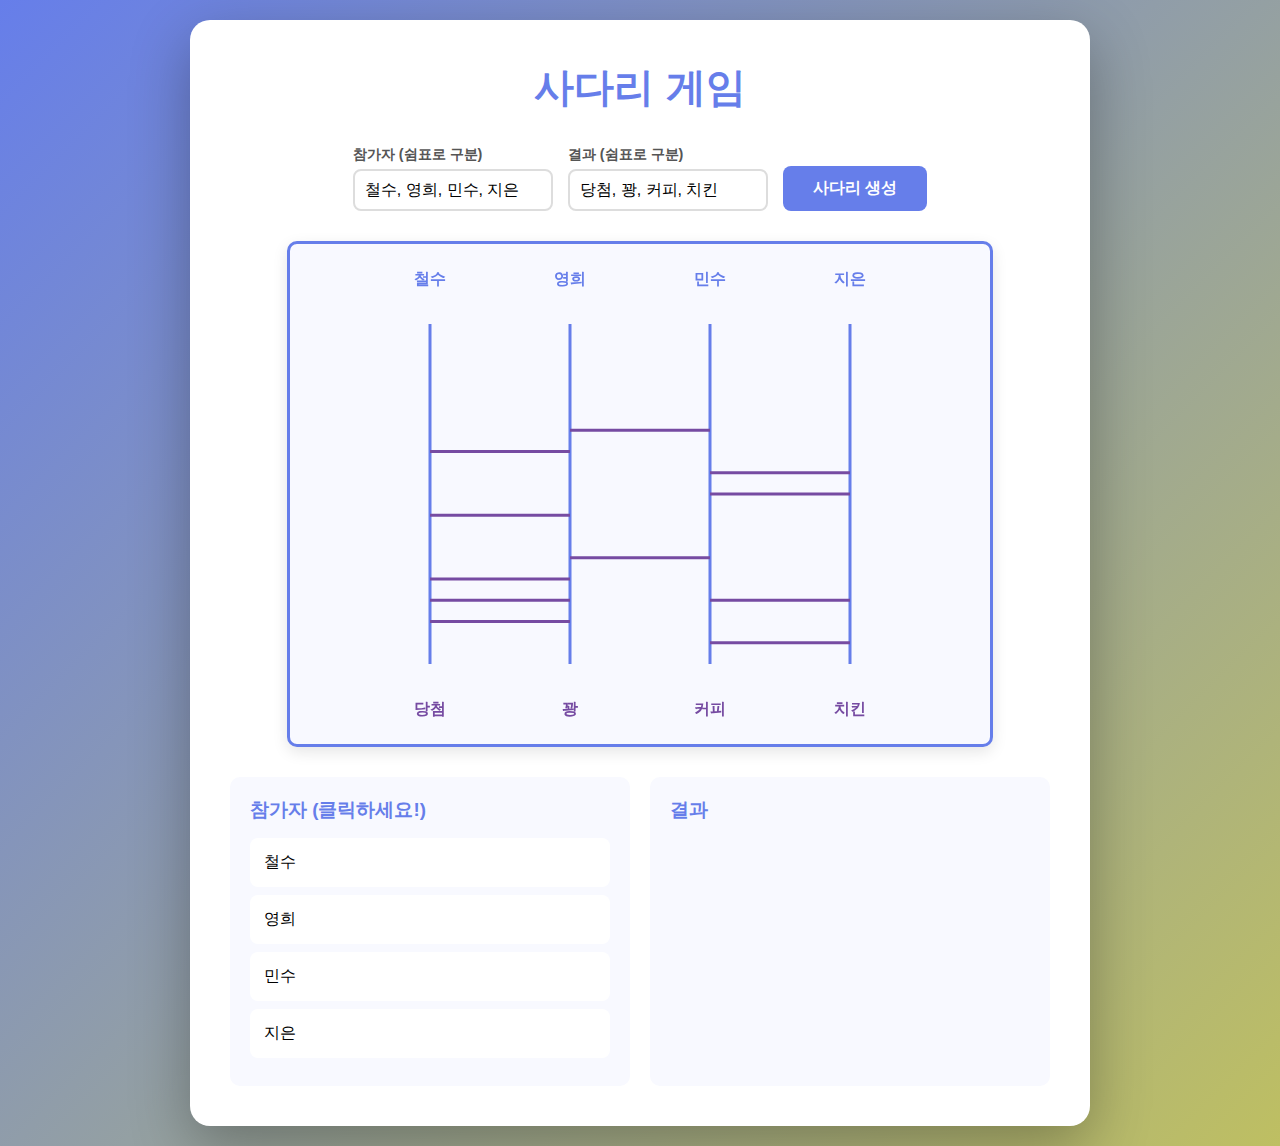
<file: game_sadari.html>
<!doctype html>
<html>
 <head>
 <meta charset="euc-kr">
    <meta name="viewport" content="width=device-width, initial-scale=1.0">
    <title>��ٸ� ����</title>
    <style>
        * {
            margin: 0;
            padding: 0;
            box-sizing: border-box;
        }

        body {
            font-family: 'Segoe UI', Tahoma, Geneva, Verdana, sans-serif;
            background: linear-gradient(135deg, #667eea 0%, #bebf62 100%);
            min-height: 100vh;
            display: flex;
            justify-content: center;
            align-items: center;
            padding: 20px;
        }

        .container {
            background: white;
            border-radius: 20px;
            padding: 40px;
            box-shadow: 0 20px 60px rgba(0,0,0,0.3);
            max-width: 900px;
            width: 100%;
        }

        h1 {
            text-align: center;
            color: #667eea;
            margin-bottom: 30px;
            font-size: 2.5em;
        }

        .controls {
            display: flex;
            gap: 15px;
            margin-bottom: 30px;
            flex-wrap: wrap;
            justify-content: center;
        }

        .input-group {
            display: flex;
            flex-direction: column;
            gap: 5px;
        }

        label {
            font-weight: 600;
            color: #555;
            font-size: 0.9em;
        }

        input {
            padding: 10px;
            border: 2px solid #ddd;
            border-radius: 8px;
            font-size: 1em;
            width: 200px;
        }

        button {
            padding: 12px 30px;
            background: #667eea;
            color: white;
            border: none;
            border-radius: 8px;
            font-size: 1em;
            font-weight: 600;
            cursor: pointer;
            transition: all 0.3s;
            align-self: flex-end;
        }

        button:hover {
            background: #5568d3;
            transform: translateY(-2px);
            box-shadow: 0 5px 15px rgba(102, 126, 234, 0.4);
        }

        button:disabled {
            background: #ccc;
            cursor: not-allowed;
            transform: none;
        }

        .game-area {
            margin: 30px 0;
            display: flex;
            justify-content: center;
        }

        canvas {
            border: 3px solid #667eea;
            border-radius: 10px;
            background: #f8f9ff;
            box-shadow: 0 5px 15px rgba(0,0,0,0.1);
        }

        .players-results {
            display: flex;
            gap: 20px;
            margin-top: 30px;
        }

        .players, .results {
            flex: 1;
            background: #f8f9ff;
            padding: 20px;
            border-radius: 10px;
        }

        .players h3, .results h3 {
            color: #667eea;
            margin-bottom: 15px;
        }

        .player-item, .result-item {
            background: white;
            padding: 12px;
            margin: 8px 0;
            border-radius: 8px;
            cursor: pointer;
            transition: all 0.3s;
            border: 2px solid transparent;
        }

        .player-item:hover {
            border-color: #667eea;
            transform: translateX(5px);
        }

        .result-item {
            cursor: default;
            border-left: 4px solid #764ba2;
        }

        .matched {
            background: #d4edda;
            border-color: #28a745;
        }

        @media (max-width: 768px) {
            .container {
                padding: 20px;
            }

            h1 {
                font-size: 1.8em;
            }

            .players-results {
                flex-direction: column;
            }

            canvas {
                max-width: 100%;
            }
        }
    </style>
</head>
<body>
    <div class="container">
        <h1> ��ٸ� ����</h1>
        
        <div class="controls">
            <div class="input-group">
                <label>������ (��ǥ�� ����)</label>
                <input type="text" id="playersInput" placeholder="ö��, ����, �μ�, ����">
            </div>
            <div class="input-group">
                <label>��� (��ǥ�� ����)</label>
                <input type="text" id="resultsInput" placeholder="��÷, ��, Ŀ��, ġŲ">
            </div>
            <button id="generateBtn">��ٸ� ����</button>
        </div>

        <div class="game-area">
            <canvas id="ladderCanvas" width="700" height="500"></canvas>
        </div>
	
        <div class="players-results">
            <div class="players">
                <h3> ������ (Ŭ���ϼ���!)</h3>
                <div id="playersList"></div>
            </div>
            <div class="results">
                <h3> ���</h3>
                <div id="resultsList"></div>
            </div>
        </div>
    </div>

    <script>
        const canvas = document.getElementById('ladderCanvas');
        const ctx = canvas.getContext('2d');
        const playersInput = document.getElementById('playersInput');
        const resultsInput = document.getElementById('resultsInput');
        const generateBtn = document.getElementById('generateBtn');
        const playersList = document.getElementById('playersList');
        const resultsList = document.getElementById('resultsList');

        let players = [];
        let results = [];
        let ladder = [];
        let isAnimating = false;
        let playerResults = {};

        function generateLadder() {
            if (isAnimating) return;

            const playersText = playersInput.value.trim();
            const resultsText = resultsInput.value.trim();

            if (!playersText || !resultsText) {
                alert('�����ڿ� ����� �Է����ּ���!');
                return;
            }

            players = playersText.split(',').map(p => p.trim()).filter(p => p);
            results = resultsText.split(',').map(r => r.trim()).filter(r => r);

            if (players.length < 2) {
                alert('�����ڴ� �ּ� 2�� �̻��̾�� �մϴ�!');
                return;
            }

            if (players.length !== results.length) {
                alert('�����ڿ� ����� ������ ���ƾ� �մϴ�!');
                return;
            }

            ladder = createLadderStructure(players.length);
            drawLadder();
            playerResults = {};
            displayPlayersAndResults();
        }

        function createLadderStructure(cols) {
            const rows = 15;
            const structure = [];
            
            // �� ���μ� �ָ��� 4~7���� ���μ� ��ġ
            const bridgesPerColumn = [];
            for (let c = 0; c < cols - 1; c++) {
                const count = Math.floor(Math.random() * 4) + 4; // 4~7��
                bridgesPerColumn.push(count);
            }

            // �� ���� �ʱ�ȭ
            for (let r = 0; r < rows; r++) {
                structure.push(new Array(cols - 1).fill(false));
            }

            // �� ���μ� �ֿ� ���μ� ��ġ
            for (let c = 0; c < cols - 1; c++) {
                const count = bridgesPerColumn[c];
                const availableRows = [];
                for (let r = 0; r < rows; r++) {
                    availableRows.push(r);
                }

                // count���� ������ �࿡ ���μ� ��ġ
                for (let i = 0; i < count && availableRows.length > 0; i++) {
                    const idx = Math.floor(Math.random() * availableRows.length);
                    const row = availableRows[idx];
                    
                    // ������ ���� ���μ��� ������ Ȯ��
                    let canPlace = true;
                    if (c > 0 && structure[row][c - 1]) canPlace = false;
                    if (c < cols - 2 && structure[row][c + 1]) canPlace = false;
                    
                    if (canPlace) {
                        structure[row][c] = true;
                    }
                    
                    availableRows.splice(idx, 1);
                }
            }

            return structure;
        }

        function drawLadder() {
            ctx.clearRect(0, 0, canvas.width, canvas.height);

            const cols = players.length;
            const spacing = canvas.width / (cols + 1);
            const topMargin = 80;
            const bottomMargin = 80;
            const ladderHeight = canvas.height - topMargin - bottomMargin;
            const rowSpacing = ladderHeight / (ladder.length + 1);

            // ���� ��
            ctx.strokeStyle = '#667eea';
            ctx.lineWidth = 3;
            for (let i = 0; i < cols; i++) {
                ctx.beginPath();
                ctx.moveTo(spacing * (i + 1), topMargin);
                ctx.lineTo(spacing * (i + 1), canvas.height - bottomMargin);
                ctx.stroke();
            }

            // ���� �� (��ٸ�)
            ctx.strokeStyle = '#764ba2';
            ctx.lineWidth = 3;
            for (let r = 0; r < ladder.length; r++) {
                for (let c = 0; c < ladder[r].length; c++) {
                    if (ladder[r][c]) {
                        const y = topMargin + rowSpacing * (r + 1);
                        const x1 = spacing * (c + 1);
                        const x2 = spacing * (c + 2);
                        
                        ctx.beginPath();
                        ctx.moveTo(x1, y);
                        ctx.lineTo(x2, y);
                        ctx.stroke();
                    }
                }
            }

            // ������ �̸�
            ctx.fillStyle = '#667eea';
            ctx.font = 'bold 16px Arial';
            ctx.textAlign = 'center';
            for (let i = 0; i < players.length; i++) {
                ctx.fillText(players[i], spacing * (i + 1), 40);
            }

            // ���
            ctx.fillStyle = '#764ba2';
            for (let i = 0; i < results.length; i++) {
                ctx.fillText(results[i], spacing * (i + 1), canvas.height - 30);
            }
        }

        function displayPlayersAndResults() {
            playersList.innerHTML = '';
            resultsList.innerHTML = '';

            // ������ ǥ��
            players.forEach((player, playerIndex) => {
                const div = document.createElement('div');
                div.className = 'player-item';
                div.id = `player-${playerIndex}`;
                
                const nameSpan = document.createElement('span');
                nameSpan.textContent = player;
                div.appendChild(nameSpan);
                
                // �� �������� ����� ������ �����ʿ� ǥ��
                if (playerResults[playerIndex] !== undefined) {
                    const resultValue = playerResults[playerIndex];
                    const resultIndex = results.indexOf(resultValue);
                    
                    const resultSpan = document.createElement('span');
                    resultSpan.className = `player-result color-${resultIndex}`;
                    resultSpan.textContent = '------��'+resultValue;
                    div.appendChild(resultSpan);
                    
                    div.classList.add(`color-${resultIndex}`);
                }
                
                div.onclick = () => animatePath(playerIndex);
                playersList.appendChild(div);
            });

            // ��� ǥ�� - ��Ī�� �����ڰ� ���� ���� ǥ��
            for (let playerIndex in playerResults) {
                const resultValue = playerResults[playerIndex];
                const resultIndex = results.indexOf(resultValue);
                
                if (resultIndex !== -1) {
                    const div = document.createElement('div');
                    div.className = `result-item color-${resultIndex}`;
                    div.id = `result-${resultIndex}`;
                    div.textContent = resultValue;
                    resultsList.appendChild(div);
                }
            }
        }

        function animatePath(startCol) {
            if (isAnimating) return;
            isAnimating = true;

            drawLadder();

            const cols = players.length;
            const spacing = canvas.width / (cols + 1);
            const topMargin = 80;
            const bottomMargin = 80;
            const ladderHeight = canvas.height - topMargin - bottomMargin;
            const rowSpacing = ladderHeight / (ladder.length + 1);

            let currentCol = startCol;
            let currentRow = 0;
            let y = topMargin;

            const path = [{x: spacing * (currentCol + 1), y: y}];

            // ��� ���
            for (let r = 0; r < ladder.length; r++) {
                y += rowSpacing;
                
                // ���� Ȯ��
                if (currentCol > 0 && ladder[r][currentCol - 1]) {
                    path.push({x: spacing * (currentCol + 1), y: y});
                    path.push({x: spacing * currentCol, y: y});
                    currentCol--;
                }
                // ������ Ȯ��
                else if (currentCol < cols - 1 && ladder[r][currentCol]) {
                    path.push({x: spacing * (currentCol + 1), y: y});
                    path.push({x: spacing * (currentCol + 2), y: y});
                    currentCol++;
                } else {
                    path.push({x: spacing * (currentCol + 1), y: y});
                }
            }

            path.push({x: spacing * (currentCol + 1), y: canvas.height - bottomMargin});

            // �ִϸ��̼�
            let step = 0;
            const animate = () => {
                if (step < path.length - 1) {
                    ctx.strokeStyle = '#ff6b6b';
                    ctx.lineWidth = 5;
                    ctx.lineCap = 'round';
                    
                    ctx.beginPath();
                    ctx.moveTo(path[step].x, path[step].y);
                    ctx.lineTo(path[step + 1].x, path[step + 1].y);
                    ctx.stroke();

                    // �̵� ���� ǥ��
                    ctx.fillStyle = '#ff6b6b';
                    ctx.beginPath();
                    ctx.arc(path[step + 1].x, path[step + 1].y, 6, 0, Math.PI * 2);
                    ctx.fill();

                    step++;
                    setTimeout(animate, 200);
                } else {
                    // ��� ����
                    playerResults[startCol] = results[currentCol];
                    
                    // UI ������Ʈ
                    displayPlayersAndResults();

                    isAnimating = false;
                }
            };

            animate();
        }

        generateBtn.addEventListener('click', generateLadder);

        // �ʱ� ���� ������
        playersInput.value = 'ö��, ����, �μ�, ����';
        resultsInput.value = '��÷, ��, Ŀ��, ġŲ';
        generateLadder();
    </script>
</body>
</html>
</file>
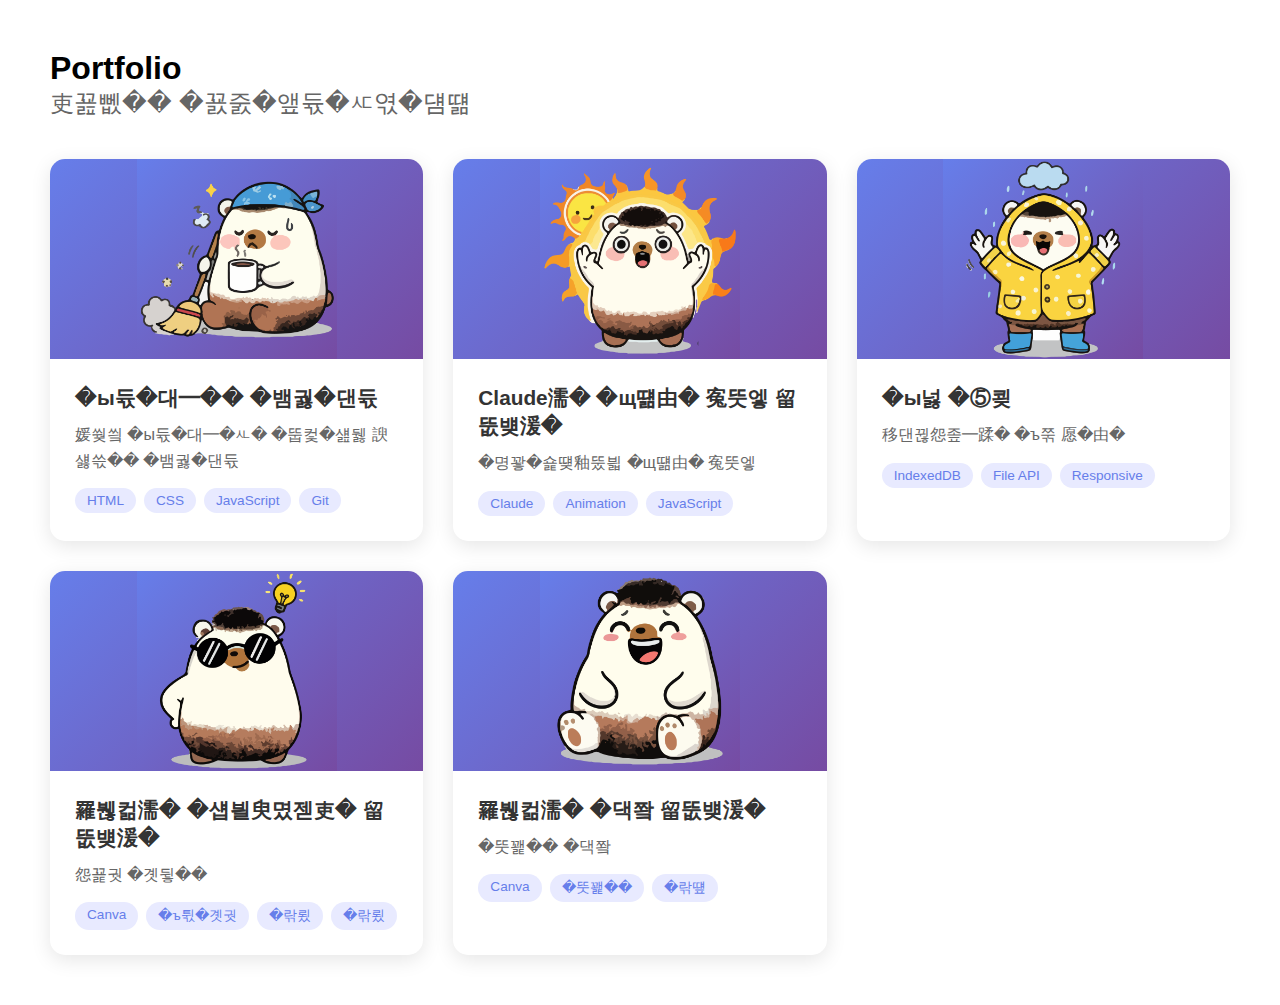
<file: portfolio.html>
<!doctype html lang="ko">
<html>
 <head>
	<meta charset="euc-kr">
	<link rel="stylesheet" href="common/style.css"> <!-- 공통스타일! -->
</head>
<body class="commbody">
<!--header-->
    <h1 class="intro-header">Portfolio</h1>
    <p class="intro-subtitle">진행한 프로젝트들입니다</p>

<!--본문-->
    <div class="portfolio-grid">
        <div class="portfolio-card">
            <div class="portfolio-image"><a href="portfolio.html"><img src="images/bear/bear (46).png" class="portfolio-image"></a></div>
            <div class="portfolio-info">
                <div class="portfolio-title">포트폴리오 웹사이트</div>
                <div class="portfolio-desc">개인 포트폴리오를 소개하는 반응형 웹사이트</div>
                <div class="portfolio-tags">
                    <span class="tag">HTML</span>
                    <span class="tag">CSS</span>
                    <span class="tag">JavaScript</span>
                    <span class="tag">Git</span>
                </div>
            </div>
        </div>
        <div class="portfolio-card">
            <div class="portfolio-image"><a href="game_sadari.html"><img src="images/bear/bear (42).png" class="portfolio-image"></a></div>
            <div class="portfolio-info" onclick="loadPage('sadari')">
                <div class="portfolio-title">Claude로 사다리 게임 만들기</div>
                <div class="portfolio-desc">인터랙티브한 사다리 게임</div>
                <div class="portfolio-tags">
                    <span class="tag">Claude</span>
                    <span class="tag">Animation</span>
                    <span class="tag">JavaScript</span>
                </div>
            </div>
        </div>
        <div class="portfolio-card">
            <div class="portfolio-image"><a href="album.html"><img src="images/bear/bear (43).png"  class="portfolio-image"></a></div>
            <div class="portfolio-info">
                <div class="portfolio-title">포토 앨범</div>
                <div class="portfolio-desc">카테고리별 사진 관리</div>
                <div class="portfolio-tags">
                    <span class="tag">IndexedDB</span>
                    <span class="tag">File API</span>
                    <span class="tag">Responsive</span>
                </div>
            </div>
        </div>
        <div class="portfolio-card">
            <div class="portfolio-image"><a href="game_calc.html"><img src="images/bear/bear (4).png"  class="portfolio-image"></a></div>
            <div class="portfolio-info">
                <div class="portfolio-title">캔바로 수학문제집 만들기</div>
                <div class="portfolio-desc">계산 연습장</div>
                <div class="portfolio-tags">
                    <span class="tag">Canva</span>
                    <span class="tag">사칙연산</span>
                    <span class="tag">농도</span>
                    <span class="tag">속도</span>
                </div>
            </div>
        </div>
        <div class="portfolio-card">
            <div class="portfolio-image"><a href="game_non.html"><img src="images/bear/bear (5).png"  class="portfolio-image"></a></div>
            <div class="portfolio-info">
                <div class="portfolio-title">캔바로 퀴즈 만들기</div>
                <div class="portfolio-desc">넌센스 퀴즈</div>
                <div class="portfolio-tags">
                    <span class="tag">Canva</span>
                    <span class="tag">넌센스</span>
                    <span class="tag">속담</span>
                </div>
            </div>
        </div>
    </div>
</body>
</html>
</file>
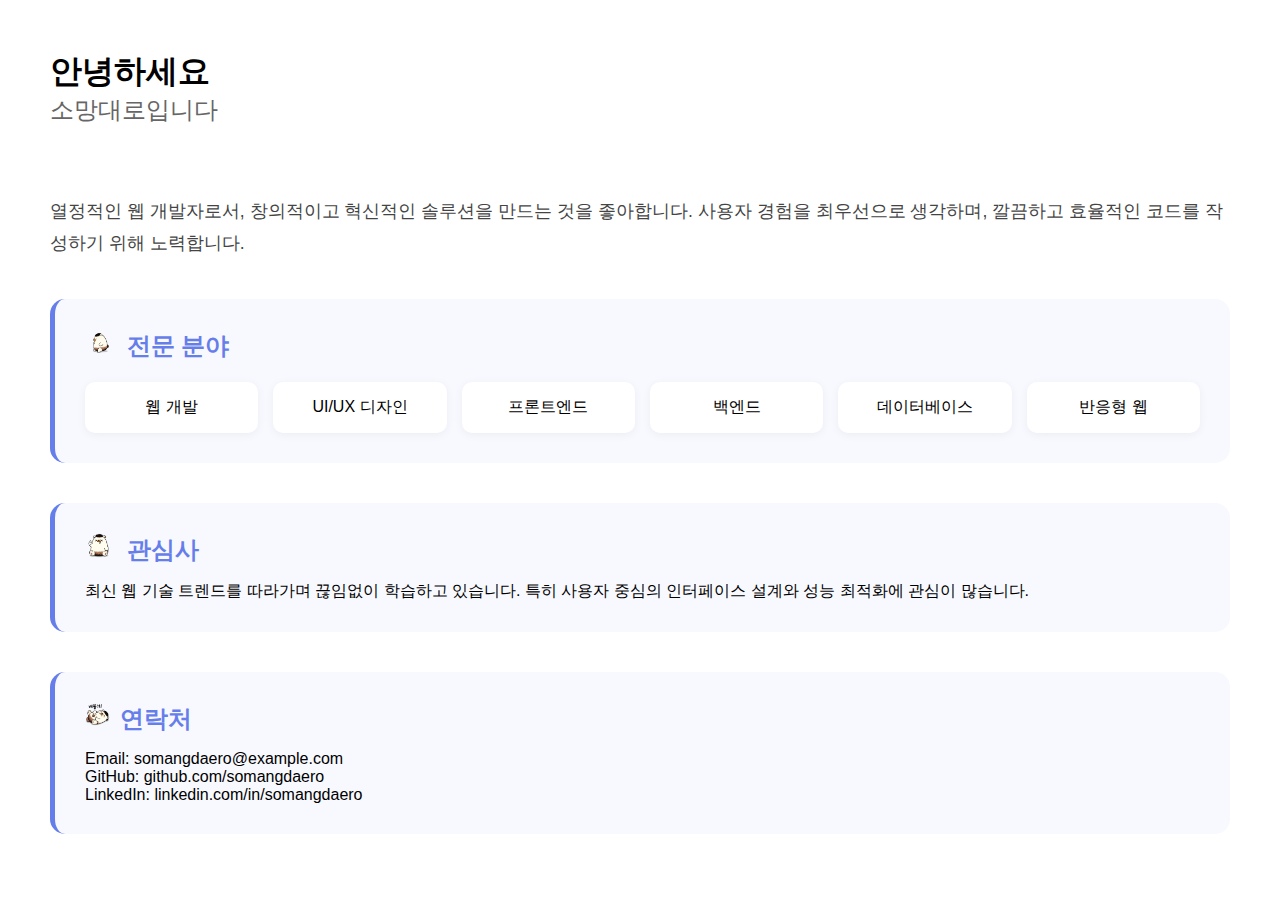
<file: whoami.html>
<!doctype html>
<html>
 <head>
	<meta charset="euc-kr">
    <link rel="stylesheet" href="common/style.css"> <!-- ���뽺Ÿ��! -->
</head>
<body class="commbody">
<!--header-->
	<div class="header">
		<div>
			<h1 class="intro-header">�ȳ��ϼ���</h1>
			<p class="intro-subtitle">�Ҹ�����Դϴ�</p>
		</div>

		<div class="intro-controls">
		</div>
	</div>
	
<!--����-->
    <div class="intro-content">
        <p>�������� �� �����ڷμ�, â�����̰� �������� �ַ���� ����� ���� �����մϴ�. 
        ����� ������ �ֿ켱���� �����ϸ�, ����ϰ� ȿ������ �ڵ带 �ۼ��ϱ� ���� ����մϴ�.</p>
    </div>
    <div class="intro-section">
        <h3><img src="images/bear/bear (1).png" class="menu-img"> ���� �о�</h3>
        <div class="skills-grid">
            <div class="skill-item">�� ����</div>
            <div class="skill-item">UI/UX ������</div>
            <div class="skill-item">����Ʈ����</div>
            <div class="skill-item">�鿣��</div>
            <div class="skill-item">�����ͺ��̽�</div>
            <div class="skill-item">������ ��</div>
        </div>
    </div>
    <div class="intro-section">
        <h3><img src="images/bear/bear (2).png" class="menu-img"> ���ɻ�</h3>
        <p>�ֽ� �� ��� Ʈ���带 ���󰡸� ���Ӿ��� �н��ϰ� �ֽ��ϴ�. 
        Ư�� ����� �߽��� �������̽� ����� ���� ����ȭ�� ������ �����ϴ�.</p>
    </div>
    <div class="intro-section">
        <h3> <img src="images/bear/bear (3).png" class="menu-img">����ó</h3>
        <p>Email: somangdaero@example.com<br>
        GitHub: github.com/somangdaero<br>
        LinkedIn: linkedin.com/in/somangdaero</p>
    </div>
</body>
</html>
</file>
<file: common/style.css>
/* 전체 설정 */
* {
    margin: 0;
    padding: 0;
    box-sizing: border-box;
}

/* 관리자/기능 버튼 관련 */
.admin-footer {
    padding: 20px;
    border-top: 1px solid rgba(255, 255, 255, 0.2);
}

/* 게시판(Board) 관련 */
.board-container {
    background: white;
    border-radius: 15px;
    padding: 30px;
    box-shadow: 0 2px 15px rgba(0, 0, 0, 0.05);
}

.board-item {
    padding: 20px 25px;
    border-bottom: 1px solid #e0e0e0;
    cursor: pointer;
    transition: all 0.3s;
    display: flex;
    justify-content: space-between;
    align-items: center;
}

.board-item:hover {
    background: #f8f9ff;
}

.board-item-buttons {
    display: flex;
    gap: 8px;
}

.board-item-content {
    flex: 1;
}

.board-item-meta {
    font-size: 0.9em;
    color: #999;
}

.board-item-title {
    font-size: 1.1em;
    font-weight: 600;
    color: #333;
    margin-bottom: 8px;
}

.board-list {
    border-top: 2px solid #667eea;
}

.board-title {
    font-size: 2.5em;
    color: #667eea;
    font-weight: 700;
    margin: 0;
}

/* 카테고리 필터 관련 */
.category-badge-btn {
    padding: 10px 20px;
    background: #f8f9ff;
    color: #667eea;
    border: 2px solid #e8eaff;
    border-radius: 20px;
    cursor: pointer;
    transition: all 0.3s;
    font-weight: 500;
}

.category-badge-btn:hover {
    border-color: #667eea;
    background: #e8eaff;
}

.category-badge-btn.active {
    background: #667eea;
    color: white;
    border-color: #667eea;
}

.category-filter {
    display: flex;
    gap: 10px;
    margin-bottom: 30px;
    flex-wrap: wrap;
}

.category-select-btn {
    width: 100%;
    padding: 12px;
    background: #f8f9ff;
    border: 2px solid #e8eaff;
    border-radius: 8px;
    margin-bottom: 10px;
    cursor: pointer;
    transition: all 0.3s;
    font-size: 1em;
    font-weight: 500;
    color: #667eea;
}

.category-select-btn:hover {
    background: #e8eaff;
    border-color: #667eea;
}

.category-select-list {
    max-height: 300px;
    overflow-y: auto;
    margin-bottom: 20px;
}

/* 본문 및 컨테이너 */
.commbody {
    font-family: 'Segoe UI', Tahoma, Geneva, Verdana, sans-serif;
    background: white;
    padding: 50px;
}

.container {
    display: flex;
    height: 100vh;
}

.content-frame {
    flex: 1;
    border: none;
    width: 100%;
    height: 100%;
}

/* 삭제/수정 버튼 */
.delete-btn {
    background: #e74c3c;
    color: white;
}

.delete-btn:hover {
    background: #c0392b;
}

.delete-photo-btn {
    position: absolute;
    top: 10px;
    right: 10px;
    background: rgba(255, 255, 255, 0.9);
    border: none;
    border-radius: 50%;
    width: 30px;
    height: 30px;
    cursor: pointer;
    display: none;
    align-items: center;
    justify-content: center;
    color: #e74c3c;
    font-weight: bold;
}

.edit-btn, .delete-btn {
	padding: 6px 12px;
	border: none;
	border-radius: 6px;
	font-size: 0.85em;
	font-weight: 600;
	cursor: pointer;
	transition: all 0.3s;
}

.edit-btn {
    background: #764ba2;
    color: white;
}

.edit-btn:hover {
    background: #653a8a;
}

/* 데이터 없음(Empty) 상태 */
.empty-board, .empty-gallery {
    text-align: center;
    padding: 80px 20px;
    color: #999;
}

.empty-board svg, .empty-gallery svg {
	width: 100px;
	height: 100px;
	margin-bottom: 20px;
	opacity: 0.3;
}

/* 헤더 및 인트로 */
.header {
    display: flex;
    justify-content: space-between;
    align-items: center;
    margin-bottom: 30px;
    flex-wrap: wrap;
    gap: 15px;
}

.indexbody {
    font-family: 'Segoe UI', Tahoma, Geneva, Verdana, sans-serif;
    background: #f5f5f5;
    height: 100vh;
    overflow: hidden;
}

.intro-content {
    line-height: 1.8;
    font-size: 1.1em;
    color: #444;
}

.intro-controls {
    display: flex;
    gap: 10px;
    flex-wrap: wrap;
}

.intro-section {
    margin: 40px 0;
    padding: 30px;
    background: #f8f9ff;
    border-radius: 15px;
    border-left: 5px solid #667eea;
}

.intro-section h3 {
    color: #667eea;
    font-size: 1.5em;
    margin-bottom: 15px;
}

.intro-subtitle {
    font-size: 1.5em;
    color: #666;
    margin-bottom: 40px;
}

.main-content {
    flex: 1;
    display: flex;
    flex-direction: column;
    overflow: hidden;
    background: white;
}

/* 메뉴 및 사이드바 아이템 */
.menu {
    padding: 30px 0;
    flex: 1;
    overflow-y: auto;
}

.menu-icon {
    font-size: 1.3em;
}

.menu-img {
    width: 35px;
    padding-right: 10px;
}

.menu-item {
    padding: 18px 30px;
    margin: 8px 15px;
    color: white;
    cursor: pointer;
    transition: all 0.3s;
    border-radius: 10px;
    font-size: 1.1em;
    font-weight: 500;
    display: flex;
    align-items: center;
    gap: 12px;
}

.menu-item:hover {
    background: rgba(255, 255, 255, 0.15);
    transform: translateX(5px);
}

.menu-item.active {
    background: rgba(255, 255, 255, 0.25);
    font-weight: 600;
}

/* 모달(Modal) */
.modal-box {
    background: white;
    border-radius: 16px;
    padding: 30px;
    width: 70%;
    max-height: 80vh;
    overflow-y: auto;
}

.modal-btn {
    flex: 1;
    padding: 12px;
    border: none;
    border-radius: 8px;
    font-size: 1em;
    font-weight: 600;
    cursor: pointer;
    transition: all 0.3s;
}

.modal-btn-primary {
    background: #667eea;
    color: white;
}

.modal-btn-secondary {
    background: #e0e0e0;
    color: #666;
}

.modal-buttons {
    display: flex;
    gap: 10px;
    margin-top: 20px;
}

.modal-input, .modal-textarea {
    width: 100%;
    padding: 12px;
    border: 2px solid #ddd;
    border-radius: 8px;
    font-size: 1em;
    margin-bottom: 15px;
    font-family: 'Segoe UI', Tahoma, Geneva, Verdana, sans-serif;
}

.modal-label {
    display: block;
    font-weight: 600;
    color: #555;
    margin-bottom: 8px;
}

.modal-overlay {
    display: none;
    position: fixed;
    top: 0;
    left: 0;
    width: 100%;
    height: 100%;
    background: rgba(0, 0, 0, 0.7);
    z-index: 1000;
    justify-content: center;
    align-items: center;
}

.modal-overlay.active {
    display: flex;
}

.modal-title {
    font-size: 1.5em;
    font-weight: 600;
    margin-bottom: 20px;
    color: #333;
}

/* 앨범 및 포토 갤러리 */
.photo-btn {
    padding: 12px 20px;
    background: #667eea;
    color: white;
    border: none;
    border-radius: 8px;
    font-size: 0.95em;
    font-weight: 600;
    cursor: pointer;
    transition: all 0.3s;
    display: flex;
    align-items: center;
    gap: 8px;
}

.photo-btn:hover {
    background: #5568d3;
    transform: translateY(-2px);
}

.photo-btn-secondary {
    background: #764ba2;
}

.photo-card-date {
    font-size: 0.85em;
    color: #999;
}

.photo-card-info {
    padding: 15px;
}

.photo-card-item {
    background: white;
    border-radius: 12px;
    overflow: hidden;
    box-shadow: 0 4px 15px rgba(0, 0, 0, 0.1);
    transition: all 0.3s;
    cursor: pointer;
    position: relative;
}

.photo-card-item:hover {
    transform: translateY(-5px);
    box-shadow: 0 8px 25px rgba(0, 0, 0, 0.15);
}

.photo-card-item:hover .delete-photo-btn {
    display: flex;
}

.photo-card-title {
    font-weight: 600;
    color: #333;
    margin-bottom: 5px;
}

.photo-category-tag {
    display: inline-block;
    padding: 4px 10px;
    background: #e8eaff;
    color: #667eea;
    border-radius: 6px;
    font-size: 0.8em;
    margin-top: 8px;
}

.photo-gallery-grid {
    display: grid;
    grid-template-columns: repeat(auto-fill, minmax(250px, 1fr));
    gap: 25px;
}

.photo-thumbnail-img {
    width: 100%;
    height: 250px;
    object-fit: cover;
    background: #f0f0f0;
}

.photo-title {
    font-size: 2.5em;
    color: #667eea;
    font-weight: 700;
    margin: 0;
}

/* 포트폴리오(Portfolio) */
.portfolio-card {
    background: white;
    border-radius: 15px;
    overflow: hidden;
    box-shadow: 0 5px 20px rgba(0, 0, 0, 0.1);
    transition: all 0.3s;
    cursor: pointer;
}

.portfolio-card:hover {
    transform: translateY(-10px);
    box-shadow: 0 10px 30px rgba(0, 0, 0, 0.15);
}

.portfolio-desc {
    color: #666;
    line-height: 1.6;
}

.portfolio-grid {
    display: grid;
    grid-template-columns: repeat(auto-fill, minmax(300px, 1fr));
    gap: 30px;
    margin-top: 30px;
}

.portfolio-image {
    height: 200px;
    background: linear-gradient(135deg, #667eea 0%, #764ba2 100%);
    display: flex;
    align-items: center;
    justify-content: center;
    font-size: 3em;
    color: white;
}

.portfolio-info {
    padding: 25px;
}

.portfolio-tags {
    margin-top: 15px;
    display: flex;
    flex-wrap: wrap;
    gap: 8px;
}

.portfolio-title {
    font-size: 1.3em;
    font-weight: 600;
    color: #333;
    margin-bottom: 10px;
}

/* 게시글 상세보기(Post Detail) */
.post-detail-content {
    color: #444;
    font-size: 1.05em;
    line-height: 1.8;
    white-space: pre-wrap;
    word-wrap: break-word;
}

.post-detail-meta {
    color: #999;
    font-size: 0.95em;
    margin-bottom: 30px;
}

.post-detail-title {
    font-size: 1.8em;
    font-weight: 700;
    color: #333;
    margin-bottom: 15px;
    padding-bottom: 15px;
    border-bottom: 2px solid #667eea;
}

/* 프로필 섹션 */
.profile-image {
    width: 120px;
    height: 120px;
    border-radius: 50%;
    background: white;
    margin: 0 auto 20px;
    display: flex;
    align-items: center;
    justify-content: center;
    font-size: 3em;
    box-shadow: 0 5px 20px rgba(0, 0, 0, 0.2);
}

.profile-name {
    font-size: 1.8em;
    font-weight: 700;
    margin-bottom: 8px;
}

.profile-section {
    padding: 40px 20px;
    text-align: center;
    color: white;
    border-bottom: 1px solid rgba(255, 255, 255, 0.2);
}

.profile-title {
    font-size: 1em;
    opacity: 0.9;
}

/* 사이드바(Sidebar) */
.sidebar {
    width: 280px;
    background: linear-gradient(180deg, #667eea 0%, #764ba2 100%);
    box-shadow: 2px 0 20px rgba(0, 0, 0, 0.15);
    display: flex;
    flex-direction: column;
    z-index: 10;
    position: relative;
    transition: all 0.3s ease;
}

.sidebar.collapsed {
    width: 0;
    min-width: 0;
}

.sidebar.collapsed > *:not(.toggle-sidebar) {
    display: none;
}

/* 스킬 및 태그 */
.skill-item {
    background: white;
    padding: 15px;
    border-radius: 10px;
    text-align: center;
    box-shadow: 0 2px 10px rgba(0, 0, 0, 0.05);
}

.skills-grid {
    display: grid;
    grid-template-columns: repeat(auto-fit, minmax(150px, 1fr));
    gap: 15px;
    margin-top: 20px;
}

.tag {
    background: #e8eaff;
    color: #667eea;
    padding: 5px 12px;
    border-radius: 20px;
    font-size: 0.85em;
}

/* 사이드바 토글 버튼 */
.toggle-sidebar {
    position: absolute;
    right: -40px;
    top: 50%;
    transform: translateY(-50%);
    width: 40px;
    height: 80px;
    background: white;
    border: none;
    border-radius: 0 10px 10px 0;
    box-shadow: 2px 0 10px rgba(0, 0, 0, 0.1);
    cursor: pointer;
    display: flex;
    align-items: center;
    justify-content: center;
    font-size: 1.5em;
    color: #667eea;
    transition: all 0.3s;
    z-index: 11;
}

.toggle-sidebar:hover {
    background: #f8f9ff;
    right: -42px;
}

/* 글쓰기 버튼 */
.write-btn {
    padding: 12px 25px;
    background: #667eea;
    color: white;
    border: none;
    border-radius: 8px;
    font-size: 1em;
    font-weight: 600;
    cursor: pointer;
    transition: all 0.3s;
}

.write-btn:hover {
    background: #5568d3;
    transform: translateY(-2px);
}

/* 기타 */
#fileInput {
    display: none;
}
</file>
